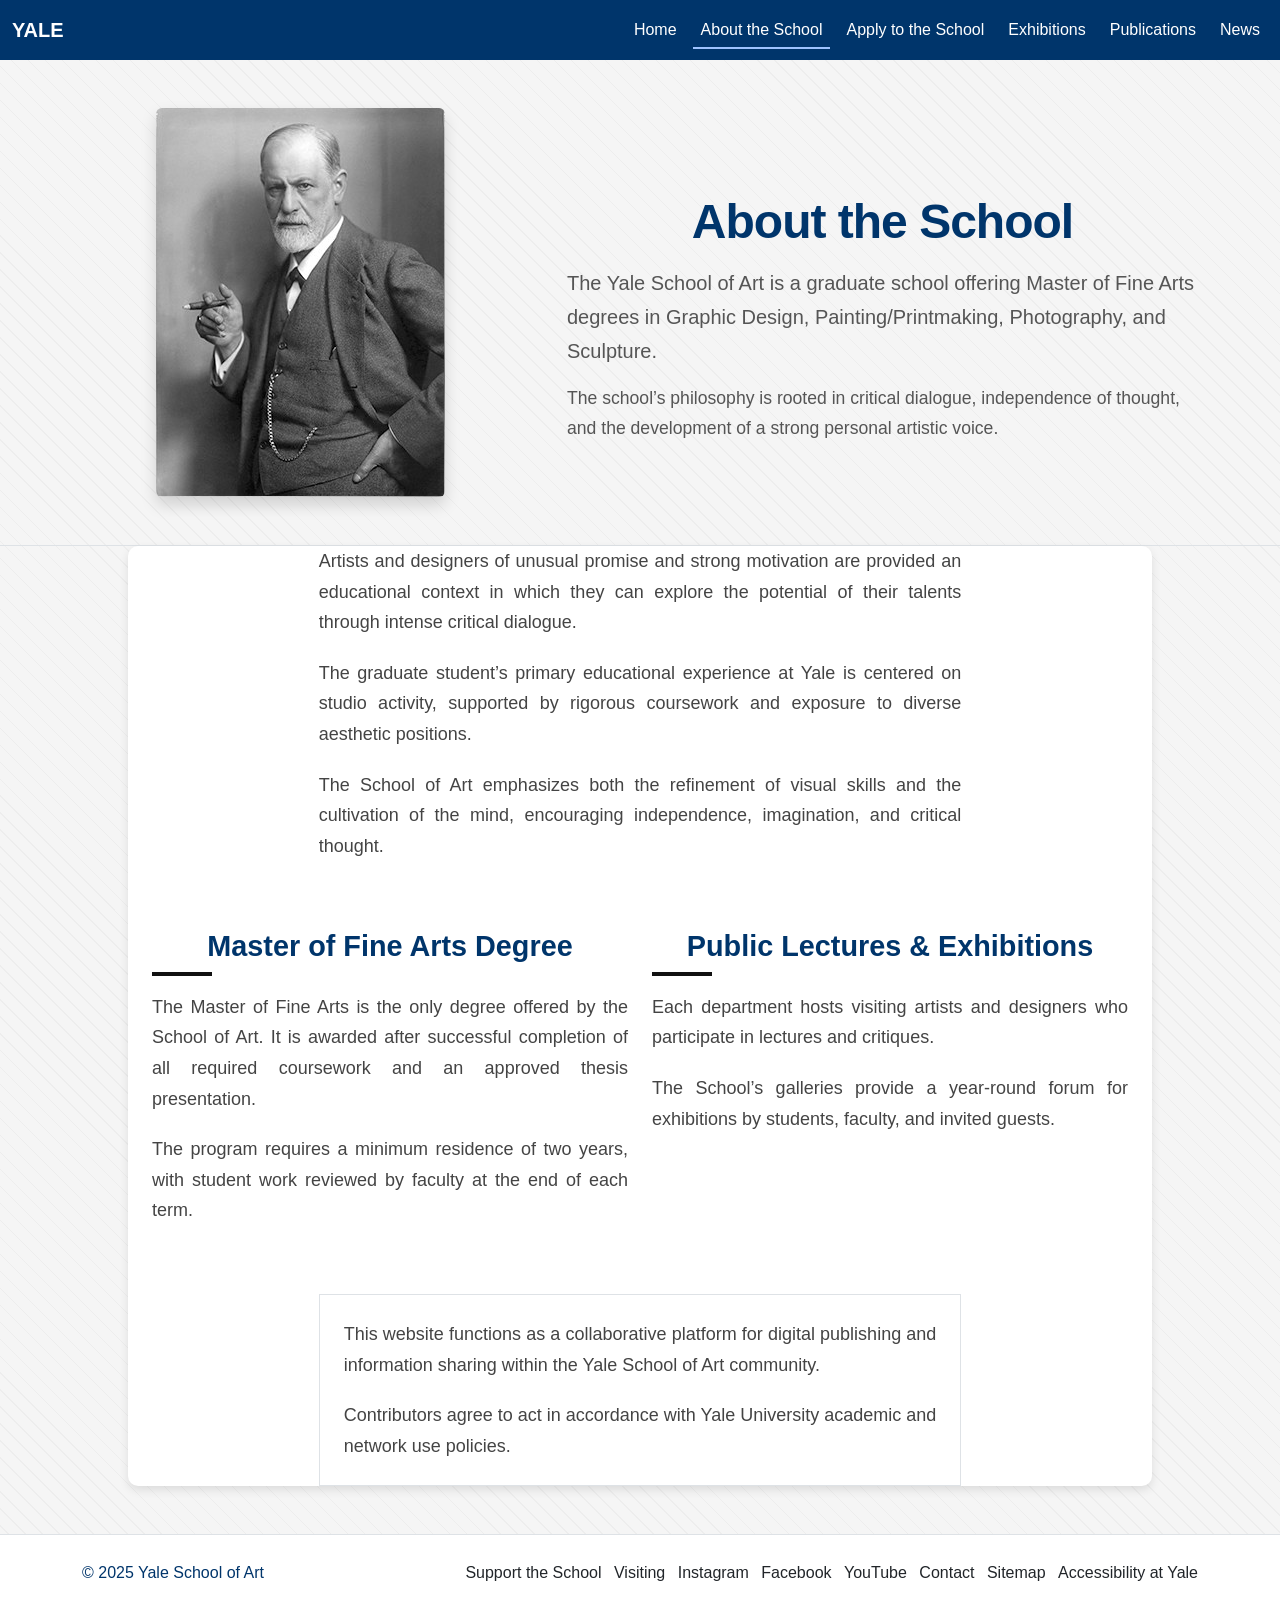
<file: aboutschool.html>
<!DOCTYPE html>
<html lang="en">

<head>
    <meta charset="UTF-8">
    <meta name="viewport" content="width=device-width, initial-scale=1.0">
    <title>About - Yale School of Art</title>
    <link href="https://cdn.jsdelivr.net/npm/bootstrap@5.3.8/dist/css/bootstrap.min.css" rel="stylesheet">
    <link rel="stylesheet" href="style.css">
    <link rel="stylesheet" href="style-about.css">
</head>

<body>

    <nav class="navbar navbar-expand-lg navbar-yale">
        <div class="container-fluid">
            <a class="navbar-brand" href="#">YALE</a>

            <button class="navbar-toggler" type="button" data-bs-toggle="collapse" data-bs-target="#yaleNavbar">
                <span class="navbar-toggler-icon"></span>
            </button>

            <div class="collapse navbar-collapse" id="yaleNavbar">
                <ul class="navbar-nav ms-auto mb-2 mb-lg-0 gap-2">
                    <li class="nav-item">
                        <a class="nav-link btn nav-btn" href="home.html">
                            Home
                        </a>
                    </li>

                    <li class="nav-item">
                        <a class="nav-link btn nav-btn active" aria-current="page" href="aboutschool.html">
                            About the School
                        </a>
                    </li>

                    <li class="nav-item">
                        <a class="nav-link btn nav-btn" href="applytoschool.html">
                            Apply to the School
                        </a>
                    </li>

                    <li class="nav-item">
                        <a class="nav-link btn nav-btn" href="exhibitions.html">
                            Exhibitions
                        </a>
                    </li>

                    <li class="nav-item">
                        <a class="nav-link btn nav-btn" href="publications.html">
                            Publications
                        </a>
                    </li>

                    <li class="nav-item">
                        <a class="nav-link btn nav-btn" href="news.html">
                            News
                        </a>
                    </li>
                </ul>

            </div>
        </div>
    </nav>
    <header class="py-5 border-bottom">
        <div class="container">
            <div class="row align-items-center g-5">

                <div class="col-md-5 text-center">
                    <img src="forrás_anyag/forrás_kép/fontosember_aboutschool.png"
                        alt="Important historical figure related to the school" class="img-fluid rounded shadow">
                </div>

                <div class="col-md-7">
                    <h1 class="display-5 fw-bold mb-3">About the School</h1>
                    <p class="lead">
                        The Yale School of Art is a graduate school offering Master of Fine Arts degrees in
                        Graphic Design, Painting/Printmaking, Photography, and Sculpture.
                    </p>
                    <p>
                        The school’s philosophy is rooted in critical dialogue, independence of thought,
                        and the development of a strong personal artistic voice.
                    </p>
                </div>

            </div>
        </div>
    </header>


    <main class="container mb-5">

        <section class="row justify-content-center mb-5">
            <div class="col-lg-8">
                <p>
                    Artists and designers of unusual promise and strong motivation are provided an educational
                    context in which they can explore the potential of their talents through intense critical dialogue.
                </p>
                <p>
                    The graduate student’s primary educational experience at Yale is centered on studio activity,
                    supported by rigorous coursework and exposure to diverse aesthetic positions.
                </p>
                <p>
                    The School of Art emphasizes both the refinement of visual skills and the cultivation of the mind,
                    encouraging independence, imagination, and critical thought.
                </p>
            </div>
        </section>

        <section class="row g-4 mb-5">
            <div class="col-md-6">
                <h2 class="h4 fw-bold mb-3">Master of Fine Arts Degree</h2>
                <p>
                    The Master of Fine Arts is the only degree offered by the School of Art. It is awarded after
                    successful completion of all required coursework and an approved thesis presentation.
                </p>
                <p>
                    The program requires a minimum residence of two years, with student work reviewed by faculty
                    at the end of each term.
                </p>
            </div>

            <div class="col-md-6">
                <h2 class="h4 fw-bold mb-3">Public Lectures & Exhibitions</h2>
                <p>
                    Each department hosts visiting artists and designers who participate in lectures and critiques.
                </p>
                <p>
                    The School’s galleries provide a year-round forum for exhibitions by students, faculty, and
                    invited guests.
                </p>
            </div>
        </section>

        <section class="row justify-content-center">
            <div class="col-lg-8">
                <div class="p-4 border">
                    <p>
                        This website functions as a collaborative platform for digital publishing and information
                        sharing within the Yale School of Art community.
                    </p>
                    <p class="mb-0">
                        Contributors agree to act in accordance with Yale University academic and network use policies.
                    </p>
                </div>
            </div>
        </section>

    </main>

    <footer class="border-top py-4 mt-5">
        <div class="container">
            <div class="row align-items-center">

                <div class="col-md-4 mb-3 mb-md-0">
                    © 2025 Yale School of Art
                </div>

                <div class="col-md-8 text-md-end">
                    <ul class="list-inline mb-0">
                        <li class="list-inline-item">
                            <a href="https://www.art.yale.edu/about/support-the-school" target="_blank"
                                rel="noopener noreferrer" class="text-decoration-none text-dark">
                                Support the School
                            </a>
                        </li>
                        <li class="list-inline-item">
                            <a href="https://www.art.yale.edu/about/visiting" target="_blank" rel="noopener noreferrer"
                                class="text-decoration-none text-dark">
                                Visiting
                            </a>
                        </li>
                        <li class="list-inline-item">
                            <a href="https://www.instagram.com/yaleschoolofart/" target="_blank"
                                rel="noopener noreferrer" class="text-decoration-none text-dark">
                                Instagram
                            </a>
                        </li>
                        <li class="list-inline-item">
                            <a href="https://www.facebook.com/YaleSchoolofArt/" target="_blank"
                                rel="noopener noreferrer" class="text-decoration-none text-dark">
                                Facebook
                            </a>
                        </li>
                        <li class="list-inline-item">
                            <a href="http://yaleart.org/youtube" target="_blank" rel="noopener noreferrer"
                                class="text-decoration-none text-dark">
                                YouTube
                            </a>
                        </li>
                        <li class="list-inline-item">
                            <a href="https://www.art.yale.edu/about/contact" target="_blank" rel="noopener noreferrer"
                                class="text-decoration-none text-dark">
                                Contact
                            </a>
                        </li>
                        <li class="list-inline-item">
                            <a href="https://www.art.yale.edu/sitemap" target="_blank" rel="noopener noreferrer"
                                class="text-decoration-none text-dark">
                                Sitemap
                            </a>
                        </li>
                        <li class="list-inline-item">
                            <a href="https://your.yale.edu/policies-procedures/policies/1605-web-accessibility-policy"
                                target="_blank" rel="noopener noreferrer" class="text-decoration-none text-dark">
                                Accessibility at Yale
                            </a>
                        </li>

                    </ul>
                </div>

            </div>
        </div>
    </footer>


    <script src="https://cdn.jsdelivr.net/npm/bootstrap@5.3.8/dist/js/bootstrap.bundle.min.js"></script>
</body>

</html>
</file>
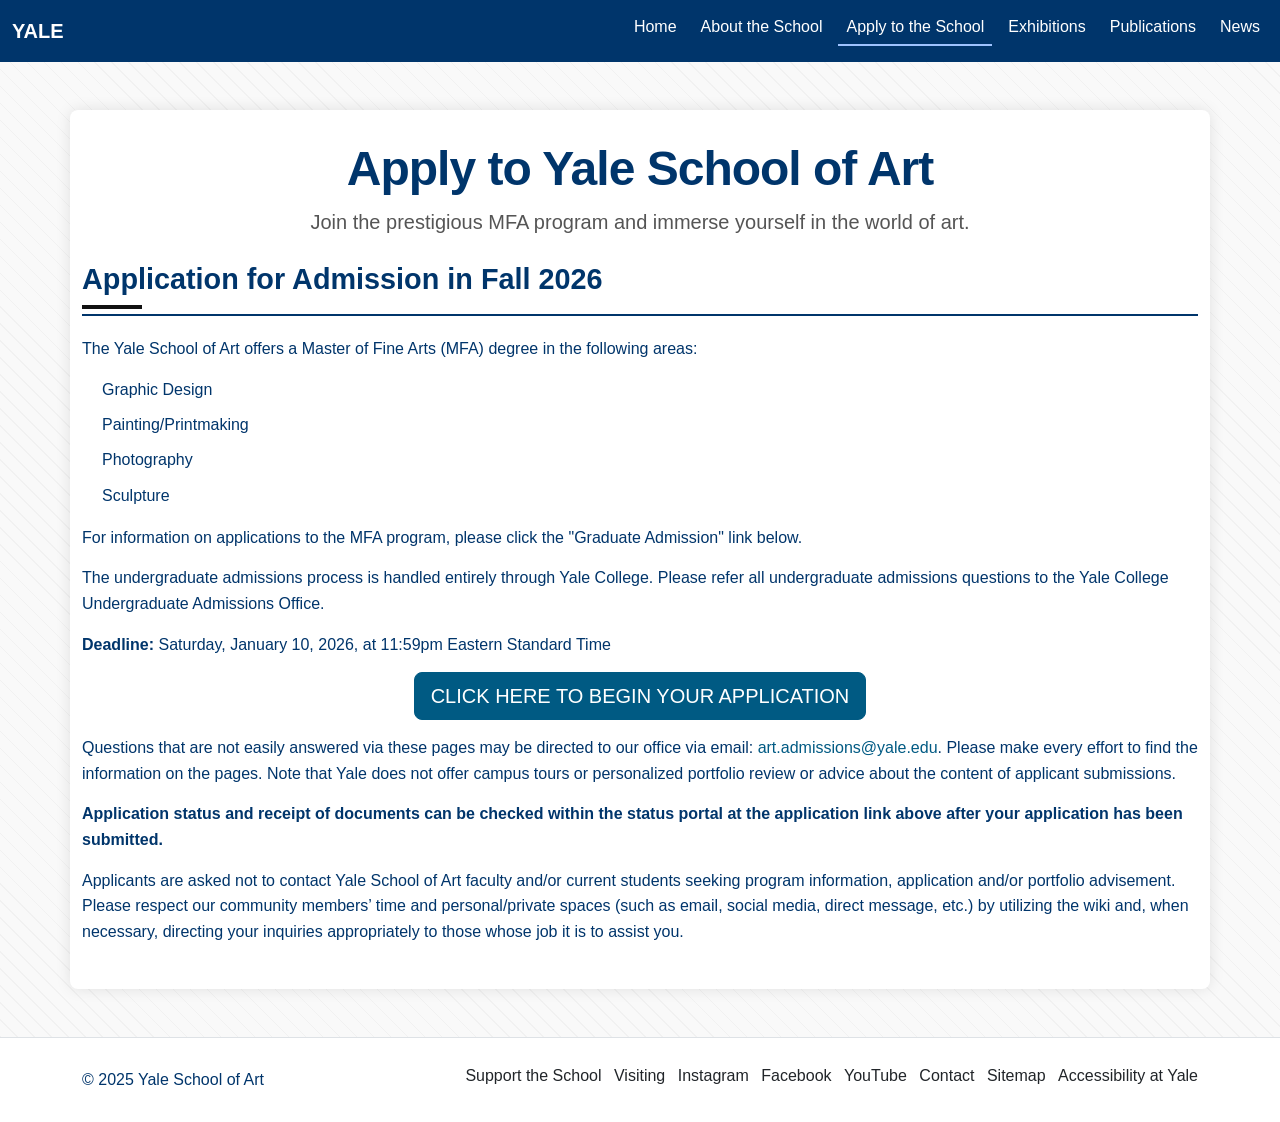
<file: applytoschool.html>
<!DOCTYPE html>
<html lang="en">

<head>
    <meta charset="UTF-8">
    <meta name="viewport" content="width=device-width, initial-scale=1.0">
    <title>Apply to the School</title>
    <link rel="stylesheet" href="https://cdn.jsdelivr.net/npm/bootstrap@5.3.8/dist/css/bootstrap.min.css">
    <link rel="stylesheet" href="style.css">
    <link rel="stylesheet" href="style-apply.css">
</head>

<body>

    <!-- NAVBAR -->
    <nav class="navbar navbar-expand-lg navbar-yale">
        <div class="container-fluid">
            <a class="navbar-brand" href="home.html">YALE</a>
            <button class="navbar-toggler" type="button" data-bs-toggle="collapse" data-bs-target="#yaleNavbar">
                <span class="navbar-toggler-icon"></span>
            </button>
            <div class="collapse navbar-collapse" id="yaleNavbar">
                <ul class="navbar-nav ms-auto gap-2">
                    <li class="nav-item"><a class="nav-link btn nav-btn" href="home.html">Home</a></li>
                    <li class="nav-item"><a class="nav-link btn nav-btn" href="aboutschool.html">About the School</a></li>
                    <li class="nav-item"><a class="nav-link btn nav-btn active" href="applytoschool.html">Apply to the School</a></li>
                    <li class="nav-item"><a class="nav-link btn nav-btn" href="exhibitions.html">Exhibitions</a></li>
                    <li class="nav-item"><a class="nav-link btn nav-btn" href="publications.html">Publications</a></li>
                    <li class="nav-item"><a class="nav-link btn nav-btn" href="news.html">News</a></li>
                </ul>
            </div>
        </div>
    </nav>

    <!-- MAIN CONTENT -->
    <main class="container my-5">
        <header class="text-center mb-4">
            <h1>Apply to Yale School of Art</h1>
            <p class="lead">Join the prestigious MFA program and immerse yourself in the world of art.</p>
        </header>

        <!-- Application Details -->
        <section class="application-info">
            <h2 class="section-title">Application for Admission in Fall 2026</h2>
            <p>The Yale School of Art offers a Master of Fine Arts (MFA) degree in the following areas:</p>
            <ul>
                <li>Graphic Design</li>
                <li>Painting/Printmaking</li>
                <li>Photography</li>
                <li>Sculpture</li>
            </ul>
            <p>For information on applications to the MFA program, please click the "Graduate Admission" link below.</p>

            <p>The undergraduate admissions process is handled entirely through Yale College. Please refer all undergraduate admissions questions to the Yale College Undergraduate Admissions Office.</p>
            
            <p><strong>Deadline:</strong> Saturday, January 10, 2026, at 11:59pm Eastern Standard Time</p>

            <!-- Application Button -->
            <div class="text-center">
                <a href="https://apply.art.yale.edu/apply/" target="_blank" class="btn btn-primary btn-lg">CLICK HERE TO BEGIN YOUR APPLICATION</a>
            </div>

            <p>Questions that are not easily answered via these pages may be directed to our office via email: <a href="mailto:art.admissions@yale.edu">art.admissions@yale.edu</a>. Please make every effort to find the information on the pages. Note that Yale does not offer campus tours or personalized portfolio review or advice about the content of applicant submissions.</p>

            <p><strong>Application status and receipt of documents can be checked within the status portal at the application link above after your application has been submitted.</strong></p>
            <p>Applicants are asked not to contact Yale School of Art faculty and/or current students seeking program information, application and/or portfolio advisement. Please respect our community members’ time and personal/private spaces (such as email, social media, direct message, etc.) by utilizing the wiki and, when necessary, directing your inquiries appropriately to those whose job it is to assist you.</p>

        
        </section>
    </main>

    <!-- FOOTER -->
    <footer class="border-top py-4 mt-5">
        <div class="container">
            <div class="row align-items-center">

                <div class="col-md-4 mb-3 mb-md-0">
                    © 2025 Yale School of Art
                </div>

                <div class="col-md-8 text-md-end">
                    <ul class="list-inline mb-0">
                        <li class="list-inline-item">
                            <a href="https://www.art.yale.edu/about/support-the-school" target="_blank"
                                rel="noopener noreferrer" class="text-decoration-none text-dark">
                                Support the School
                            </a>
                        </li>
                        <li class="list-inline-item">
                            <a href="https://www.art.yale.edu/about/visiting" target="_blank" rel="noopener noreferrer"
                                class="text-decoration-none text-dark">
                                Visiting
                            </a>
                        </li>
                        <li class="list-inline-item">
                            <a href="https://www.instagram.com/yaleschoolofart/" target="_blank"
                                rel="noopener noreferrer" class="text-decoration-none text-dark">
                                Instagram
                            </a>
                        </li>
                        <li class="list-inline-item">
                            <a href="https://www.facebook.com/YaleSchoolofArt/" target="_blank"
                                rel="noopener noreferrer" class="text-decoration-none text-dark">
                                Facebook
                            </a>
                        </li>
                        <li class="list-inline-item">
                            <a href="http://yaleart.org/youtube" target="_blank" rel="noopener noreferrer"
                                class="text-decoration-none text-dark">
                                YouTube
                            </a>
                        </li>
                        <li class="list-inline-item">
                            <a href="https://www.art.yale.edu/about/contact" target="_blank" rel="noopener noreferrer"
                                class="text-decoration-none text-dark">
                                Contact
                            </a>
                        </li>
                        <li class="list-inline-item">
                            <a href="https://www.art.yale.edu/sitemap" target="_blank" rel="noopener noreferrer"
                                class="text-decoration-none text-dark">
                                Sitemap
                            </a>
                        </li>
                        <li class="list-inline-item">
                            <a href="https://your.yale.edu/policies-procedures/policies/1605-web-accessibility-policy"
                                target="_blank" rel="noopener noreferrer" class="text-decoration-none text-dark">
                                Accessibility at Yale
                            </a>
                        </li>

                    </ul>
                </div>

            </div>
        </div>
    </footer>
</file>
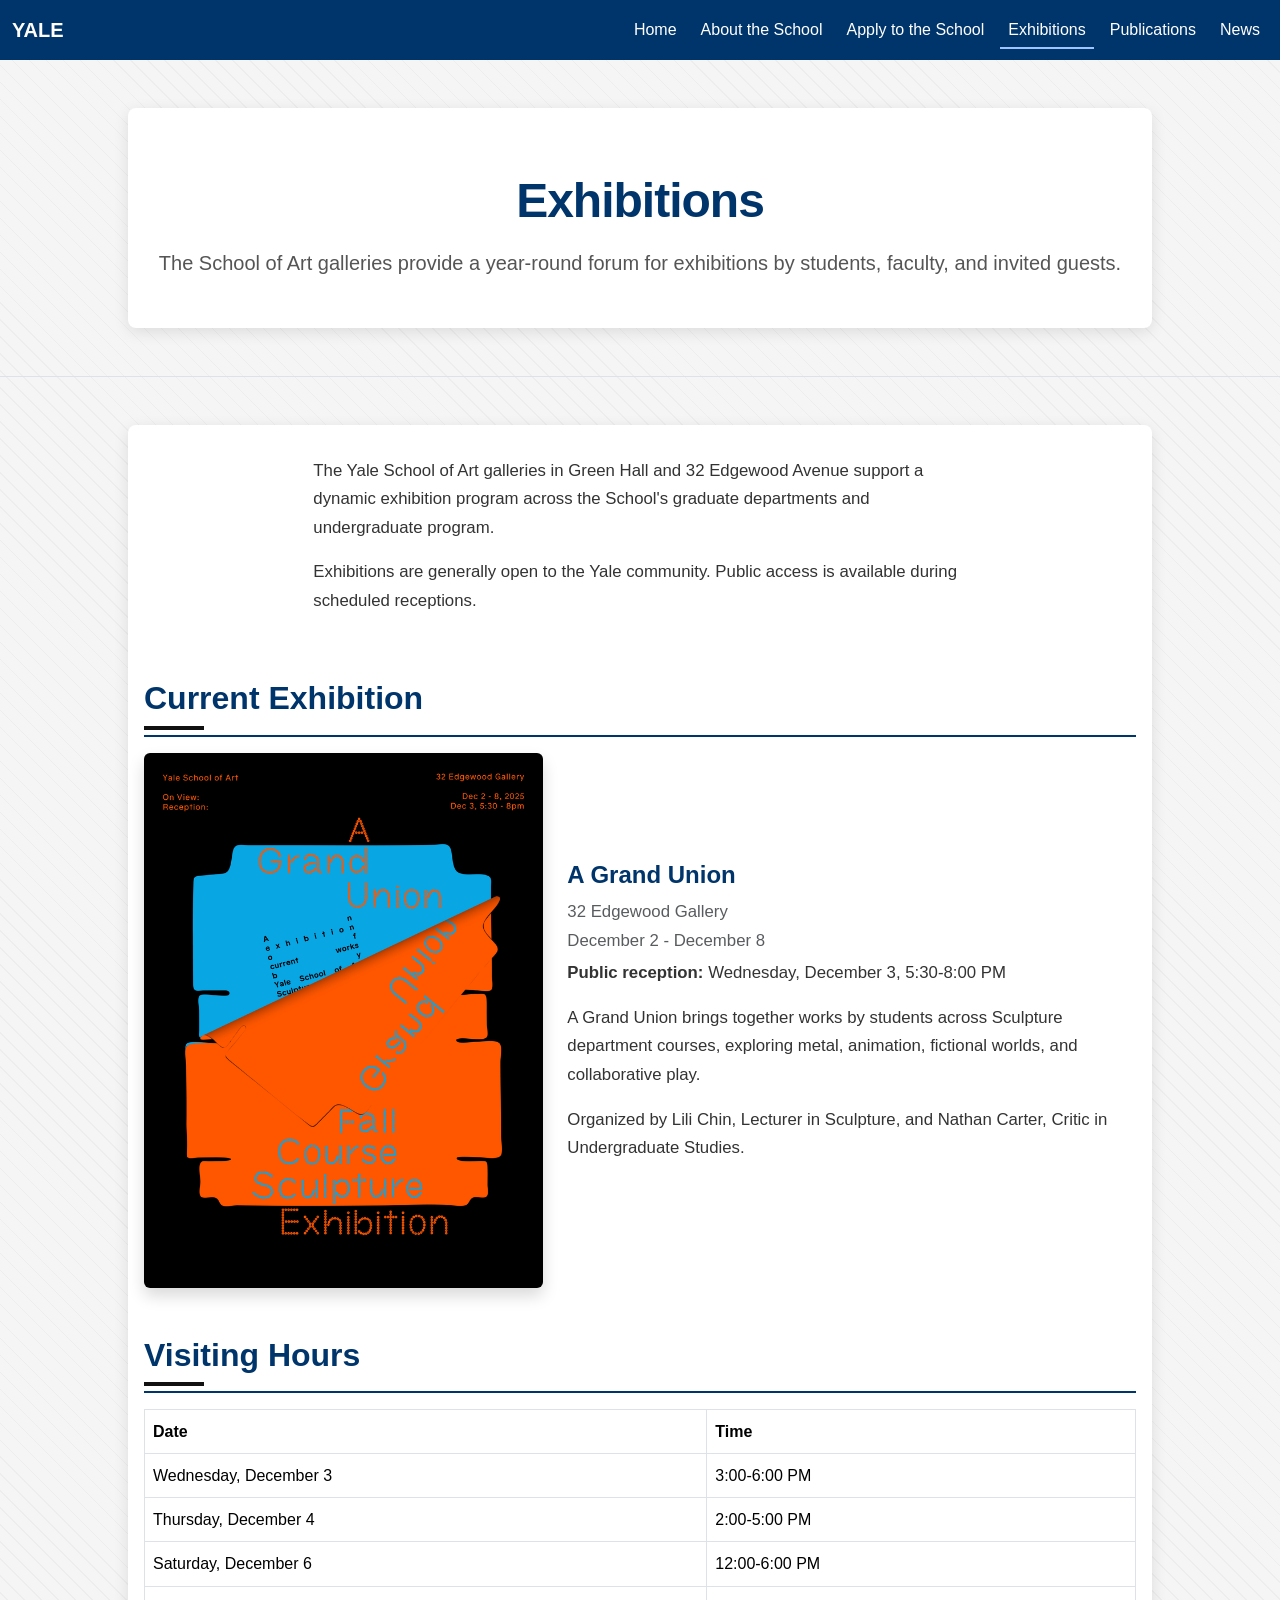
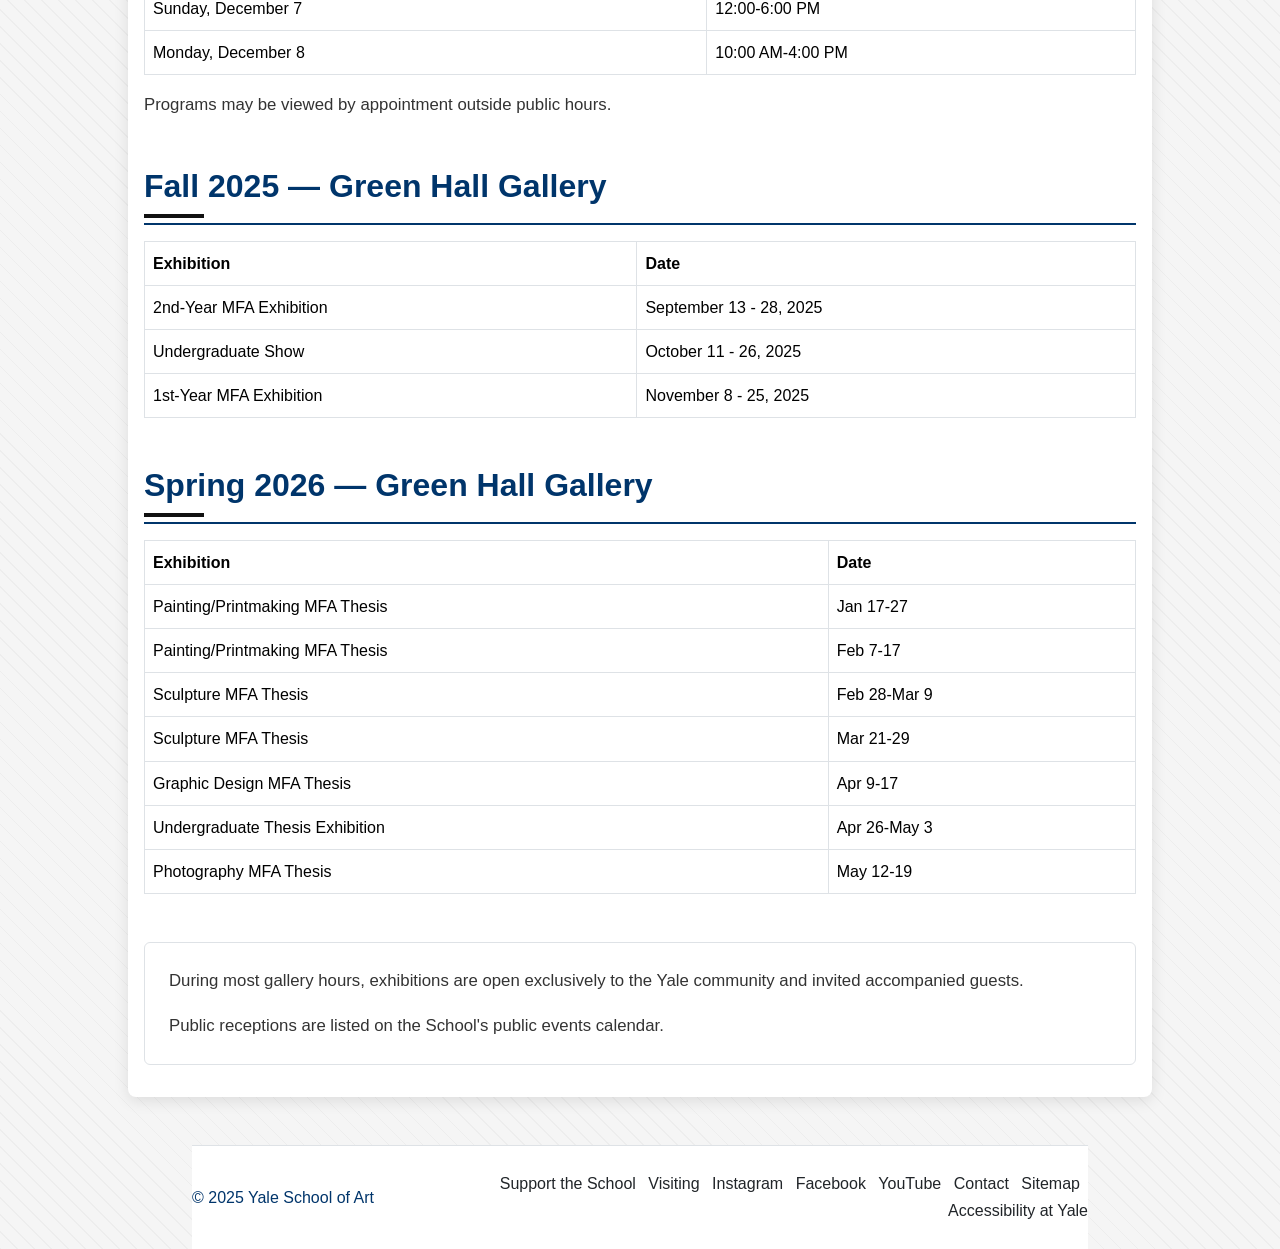
<file: exhibitions.html>
<!DOCTYPE html>
<html lang="en">

<head>
    <meta charset="UTF-8" />
    <meta name="viewport" content="width=device-width, initial-scale=1" />
    <title>Exhibitions - Yale School of Art</title>
    <link href="https://cdn.jsdelivr.net/npm/bootstrap@5.3.8/dist/css/bootstrap.min.css" rel="stylesheet" />
    <link rel="stylesheet" href="style.css">
    <link rel="stylesheet" href="style-exhib.css">

</head>

<body>
    <nav class="navbar navbar-expand-lg navbar-yale">
        <div class="container-fluid">
            <a class="navbar-brand" href="#">YALE</a>

            <button class="navbar-toggler" type="button" data-bs-toggle="collapse" data-bs-target="#yaleNavbar">
                <span class="navbar-toggler-icon"></span>
            </button>

            <div class="collapse navbar-collapse" id="yaleNavbar">
                <ul class="navbar-nav ms-auto mb-2 mb-lg-0 gap-2">
                    <li class="nav-item">
                        <a class="nav-link btn nav-btn" href="home.html">
                            Home
                        </a>
                    </li>

                    <li class="nav-item">
                        <a class="nav-link btn nav-btn" href="aboutschool.html">
                            About the School
                        </a>
                    </li>

                    <li class="nav-item">
                        <a class="nav-link btn nav-btn" href="applytoschool.html">
                            Apply to the School
                        </a>
                    </li>

                    <li class="nav-item">
                        <a class="nav-link btn nav-btn active" aria-current="page" href="exhibitions.html">
                            Exhibitions
                        </a>
                    </li>

                    <li class="nav-item">
                        <a class="nav-link btn nav-btn" href="publications.html">
                            Publications
                        </a>
                    </li>

                    <li class="nav-item">
                        <a class="nav-link btn nav-btn" href="news.html">
                            News
                        </a>
                    </li>
                </ul>

            </div>
        </div>
    </nav>

    <header class="py-5 border-bottom text-center">
        <div class="container">
            <h1 class="display-5 fw-bold">Exhibitions</h1>
            <p class="lead mt-3">
                The School of Art galleries provide a year-round forum for exhibitions by students, faculty, and invited
                guests.
            </p>
        </div>
    </header>

    <main class="container my-5">
    <section class="row justify-content-center mb-5">
        <div class="col-lg-8">
            <p>
                The Yale School of Art galleries in Green Hall and 32 Edgewood Avenue support a dynamic exhibition
                program across the School's graduate departments and undergraduate program.
            </p>
            <p>
                Exhibitions are generally open to the Yale community. Public access is available during scheduled
                receptions.
            </p>
        </div>
    </section>

    <section class="mb-5">
        <h2>Current Exhibition</h2>
        <div class="row g-4 align-items-center">
            <div class="col-md-5">
                <img src="forrás_anyag/forrás_kép/kep_exhib.png" alt="A Grand Union Exhibition Poster"
                    class="img-fluid rounded shadow" />
            </div>
            <div class="col-md-7">
                <h3 class="h4 fw-bold">A Grand Union</h3>
                <p class="text-muted mb-1">32 Edgewood Gallery<br />December 2 - December 8</p>
                <p><strong>Public reception:</strong> Wednesday, December 3, 5:30-8:00 PM</p>
                <p>
                    A Grand Union brings together works by students across Sculpture department courses, exploring
                    metal, animation, fictional worlds, and collaborative play.
                </p>
                <p>
                    Organized by Lili Chin, Lecturer in Sculpture, and Nathan Carter, Critic in Undergraduate
                    Studies.
                </p>
            </div>
        </div>
    </section>

    <section class="mb-5">
        <h2>Visiting Hours</h2>
        <table class="table table-bordered">
            <thead>
                <tr>
                    <th>Date</th>
                    <th>Time</th>
                </tr>
            </thead>
            <tbody>
                <tr>
                    <td>Wednesday, December 3</td>
                    <td>3:00-6:00 PM</td>
                </tr>
                <tr>
                    <td>Thursday, December 4</td>
                    <td>2:00-5:00 PM</td>
                </tr>
                <tr>
                    <td>Saturday, December 6</td>
                    <td>12:00-6:00 PM</td>
                </tr>
                <tr>
                    <td>Sunday, December 7</td>
                    <td>12:00-6:00 PM</td>
                </tr>
                <tr>
                    <td>Monday, December 8</td>
                    <td>10:00 AM-4:00 PM</td>
                </tr>
            </tbody>
        </table>
        <p class="mt-2">Programs may be viewed by appointment outside public hours.</p>
    </section>

    <section class="mb-5">
        <h2>Fall 2025 — Green Hall Gallery</h2>
        <table class="table table-bordered">
            <thead>
                <tr>
                    <th>Exhibition</th>
                    <th>Date</th>
                </tr>
            </thead>
            <tbody>
                <tr>
                    <td>2nd-Year MFA Exhibition</td>
                    <td>September 13 - 28, 2025</td>
                </tr>
                <tr>
                    <td>Undergraduate Show</td>
                    <td>October 11 - 26, 2025</td>
                </tr>
                <tr>
                    <td>1st-Year MFA Exhibition</td>
                    <td>November 8 - 25, 2025</td>
                </tr>
            </tbody>
        </table>
    </section>

    <section class="mb-5">
        <h2>Spring 2026 — Green Hall Gallery</h2>
        <table class="table table-bordered">
            <thead>
                <tr>
                    <th>Exhibition</th>
                    <th>Date</th>
                </tr>
            </thead>
            <tbody>
                <tr>
                    <td>Painting/Printmaking MFA Thesis</td>
                    <td>Jan 17-27</td>
                </tr>
                <tr>
                    <td>Painting/Printmaking MFA Thesis</td>
                    <td>Feb 7-17</td>
                </tr>
                <tr>
                    <td>Sculpture MFA Thesis</td>
                    <td>Feb 28-Mar 9</td>
                </tr>
                <tr>
                    <td>Sculpture MFA Thesis</td>
                    <td>Mar 21-29</td>
                </tr>
                <tr>
                    <td>Graphic Design MFA Thesis</td>
                    <td>Apr 9-17</td>
                </tr>
                <tr>
                    <td>Undergraduate Thesis Exhibition</td>
                    <td>Apr 26-May 3</td>
                </tr>
                <tr>
                    <td>Photography MFA Thesis</td>
                    <td>May 12-19</td>
                </tr>
            </tbody>
        </table>
    </section>

    <section class="p-4 border bg-white rounded">
        <p>
            During most gallery hours, exhibitions are open exclusively to the Yale community and invited
            accompanied guests.
        </p>
        <p class="mb-0">Public receptions are listed on the School's public events calendar.</p>
    </section>
</main>


    <footer class="border-top py-4 mt-5">
        <div class="row align-items-center">

            <div class="col-md-4 mb-3 mb-md-0">
                © 2025 Yale School of Art
            </div>

            <div class="col-md-8 text-md-end">
                <ul class="list-inline mb-0">
                    <li class="list-inline-item">
                        <a href="https://www.art.yale.edu/about/support-the-school" target="_blank"
                            rel="noopener noreferrer" class="text-decoration-none text-dark">
                            Support the School
                        </a>
                    </li>
                    <li class="list-inline-item">
                        <a href="https://www.art.yale.edu/about/visiting" target="_blank" rel="noopener noreferrer"
                            class="text-decoration-none text-dark">
                            Visiting
                        </a>
                    </li>
                    <li class="list-inline-item">
                        <a href="https://www.instagram.com/yaleschoolofart/" target="_blank" rel="noopener noreferrer"
                            class="text-decoration-none text-dark">
                            Instagram
                        </a>
                    </li>
                    <li class="list-inline-item">
                        <a href="https://www.facebook.com/YaleSchoolofArt/" target="_blank" rel="noopener noreferrer"
                            class="text-decoration-none text-dark">
                            Facebook
                        </a>
                    </li>
                    <li class="list-inline-item">
                        <a href="http://yaleart.org/youtube" target="_blank" rel="noopener noreferrer"
                            class="text-decoration-none text-dark">
                            YouTube
                        </a>
                    </li>
                    <li class="list-inline-item">
                        <a href="https://www.art.yale.edu/about/contact" target="_blank" rel="noopener noreferrer"
                            class="text-decoration-none text-dark">
                            Contact
                        </a>
                    </li>
                    <li class="list-inline-item">
                        <a href="https://www.art.yale.edu/sitemap" target="_blank" rel="noopener noreferrer"
                            class="text-decoration-none text-dark">
                            Sitemap
                        </a>
                    </li>
                    <li class="list-inline-item">
                        <a href="https://your.yale.edu/policies-procedures/policies/1605-web-accessibility-policy"
                            target="_blank" rel="noopener noreferrer" class="text-decoration-none text-dark">
                            Accessibility at Yale
                        </a>
                    </li>

                </ul>
            </div>

        </div>
    </footer>

    <script src="https://cdn.jsdelivr.net/npm/bootstrap@5.3.8/dist/js/bootstrap.bundle.min.js"></script>
</body>

</html>
</file>
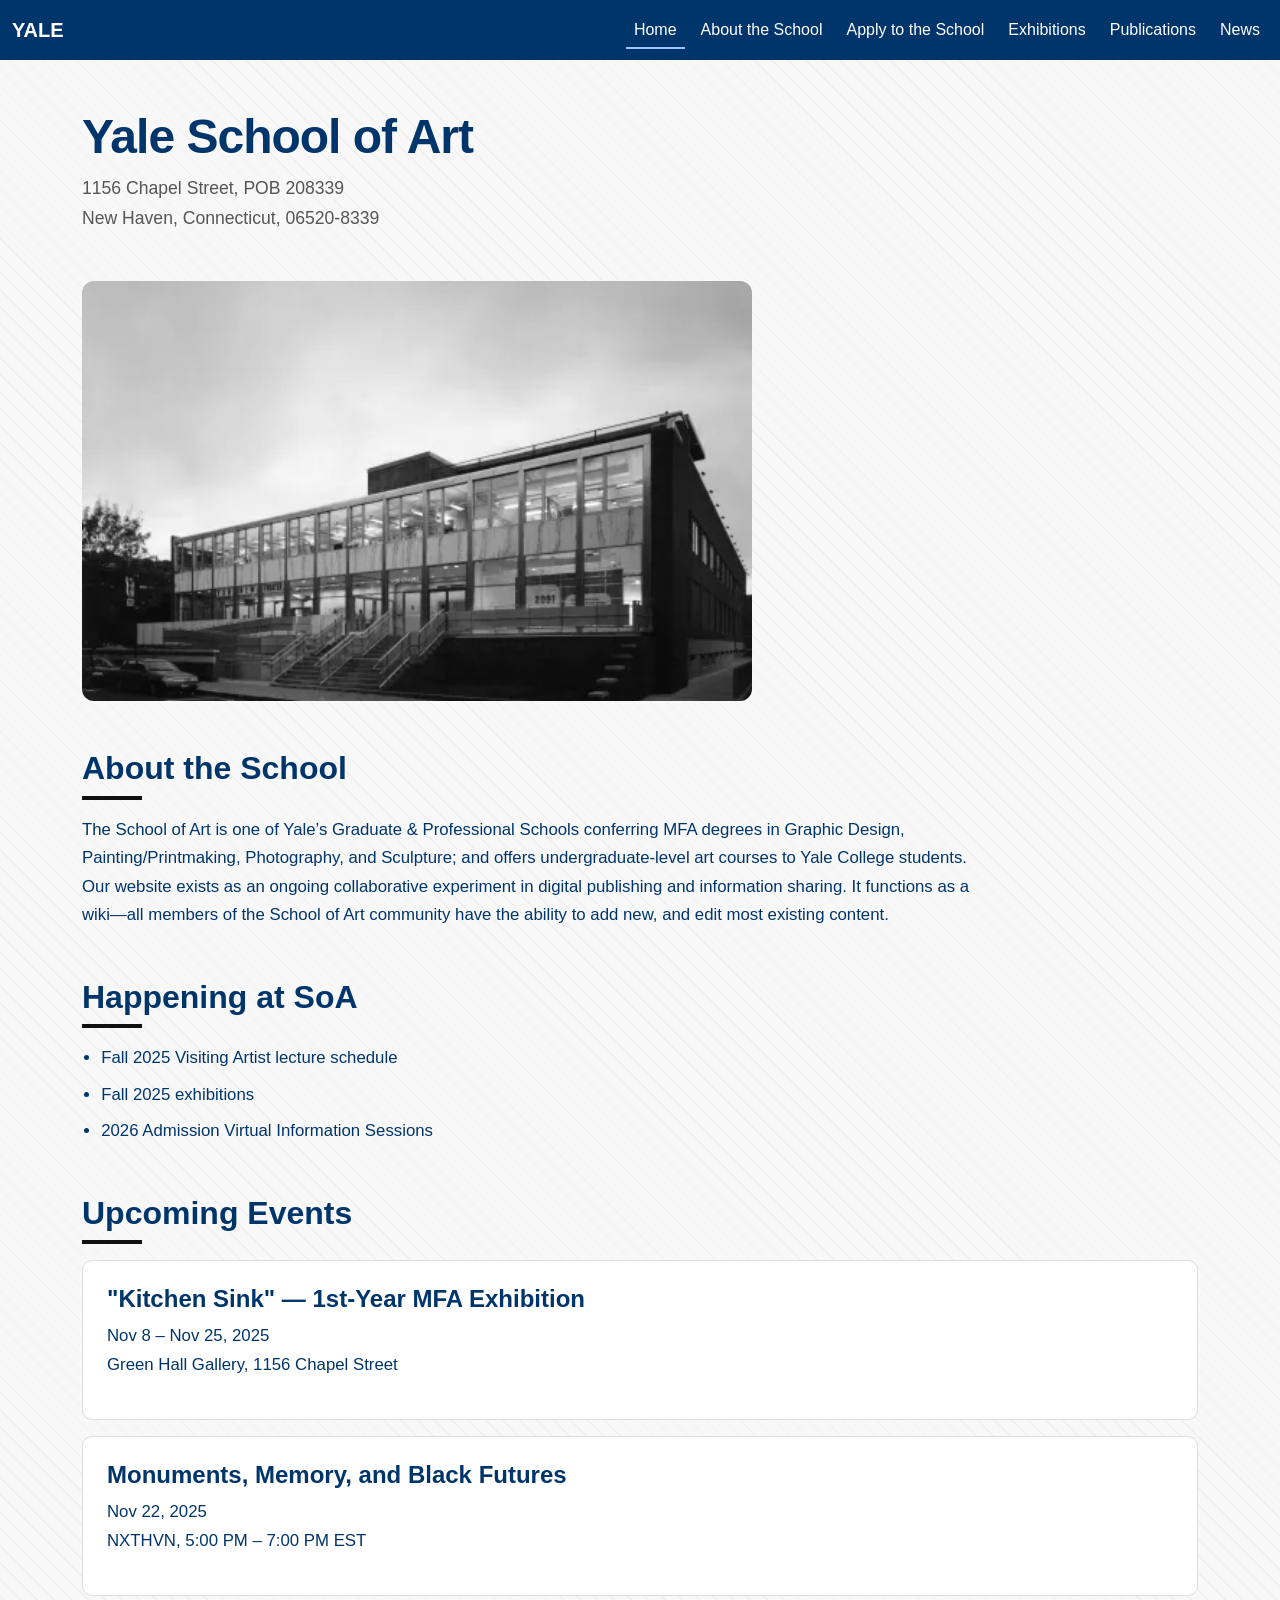
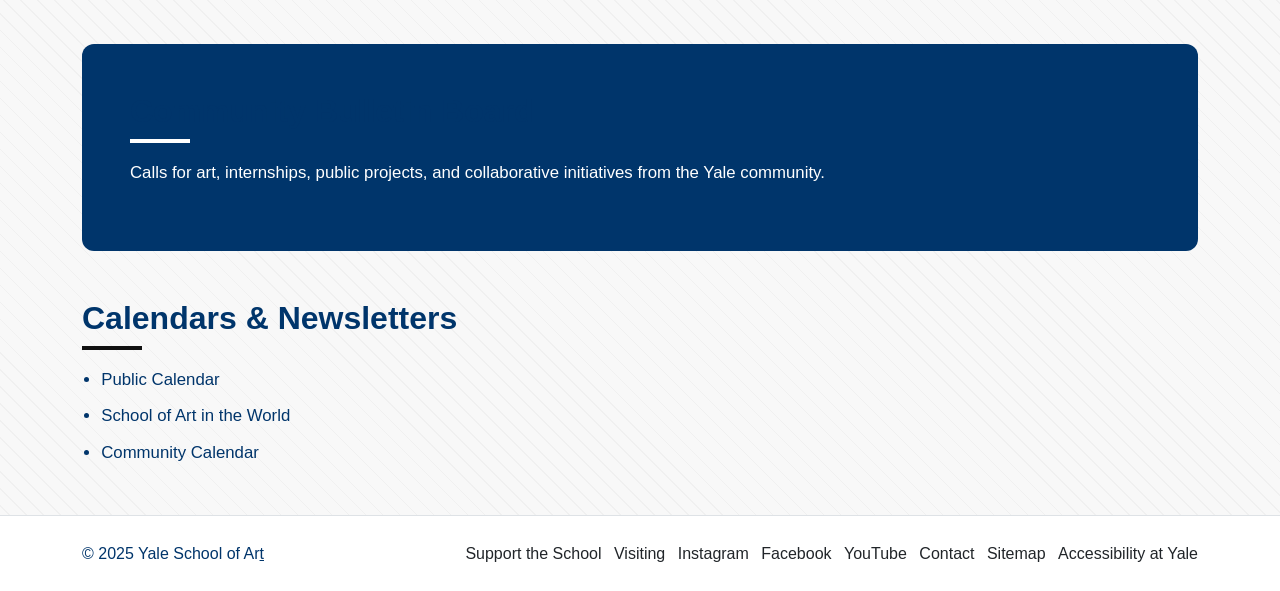
<file: home.html>
<!DOCTYPE html>
<html lang="en">

<head>
    <meta charset="UTF-8">
    <meta name="viewport" content="width=device-width, initial-scale=1.0">

    <title>Yale School of Art</title>

    <link rel="shortcut icon" href="forrás anyag/forrás kép/yale_logo.png" type="image/x-icon">
    <link rel="stylesheet" href="https://cdn.jsdelivr.net/npm/bootstrap@5.3.8/dist/css/bootstrap.min.css">
    <link rel="stylesheet" href="style.css">
    <link rel="stylesheet" href="style-home.css">
</head>

<body>

    <!-- NAVBAR -->
    <nav class="navbar navbar-expand-lg navbar-yale">
        <div class="container-fluid">
            <a class="navbar-brand" href="home.html">YALE</a>

            <button class="navbar-toggler" type="button" data-bs-toggle="collapse"
                data-bs-target="#yaleNavbar">
                <span class="navbar-toggler-icon"></span>
            </button>

            <div class="collapse navbar-collapse" id="yaleNavbar">
                <ul class="navbar-nav ms-auto gap-2">
                    <li class="nav-item"><a class="nav-link btn nav-btn active" href="home.html">Home</a></li>
                    <li class="nav-item"><a class="nav-link btn nav-btn" href="aboutschool.html">About the School</a></li>
                    <li class="nav-item"><a class="nav-link btn nav-btn" href="applytoschool.html">Apply to the School</a></li>
                    <li class="nav-item"><a class="nav-link btn nav-btn" href="exhibitions.html">Exhibitions</a></li>
                    <li class="nav-item"><a class="nav-link btn nav-btn" href="publications.html">Publications</a></li>
                    <li class="nav-item"><a class="nav-link btn nav-btn" href="news.html">News</a></li>
                </ul>
            </div>
        </div>
    </nav>

    <!-- HEADER -->
    <header class="container my-5">
        <h1>Yale School of Art</h1>
        <p>
            1156 Chapel Street, POB 208339<br>
            New Haven, Connecticut, 06520-8339
        </p>
    </header>

    <!-- MAIN CONTENT -->
    <main class="container">
      <div class="hero-image mb-5">
        <img src="forrás_anyag/forrás_kép/yale_building.png" alt="Yale building">
      </div>

        <!-- ABOUT -->
        <section class="mb-5">
            <h2>About the School</h2>
            <p>
              The School of Art is one of Yale’s Graduate & Professional Schools conferring MFA degrees in Graphic Design, Painting/Printmaking, Photography, and Sculpture; and offers undergraduate-level art courses to Yale College students. Our website exists as an ongoing collaborative experiment in digital publishing and information sharing. It functions as a wiki—all members of the School of Art community have the ability to add new, and edit most existing content.
            </p>
        </section>

        <!-- HAPPENING AT SOA -->
        <section class="mb-5">
            <h2>Happening at SoA</h2>
            <ul>
                <li>Fall 2025 Visiting Artist lecture schedule</li>
                <li>Fall 2025 exhibitions</li>
                <li>2026 Admission Virtual Information Sessions</li>
            </ul>
        </section>

        <!-- EVENTS -->
        <section class="mb-5">
            <h2>Upcoming Events</h2>

            <article class="mb-3">
                <h4>"Kitchen Sink" — 1st-Year MFA Exhibition</h4>
                <p>
                    Nov 8 – Nov 25, 2025<br>
                    Green Hall Gallery, 1156 Chapel Street
                </p>
            </article>

            <article class="mb-3">
                <h4>Monuments, Memory, and Black Futures</h4>
                <p>
                    Nov 22, 2025<br>
                    NXTHVN, 5:00 PM – 7:00 PM EST
                </p>
            </article>
        </section>

        <!-- COMMUNITY -->
        <section class="mb-5">
            <h2>Community Bulletin Board</h2>
            <p>
                Calls for art, internships, public projects, and collaborative initiatives from the Yale
                community.
            </p>
        </section>

        <!-- NEWSLETTERS -->
        <section class="mb-5">
            <h2>Calendars & Newsletters</h2>
            <ul>
                <li>Public Calendar</li>
                <li>School of Art in the World</li>
                <li>Community Calendar</li>
            </ul>
        </section>

    </main>

    <!-- FOOTER -->
     <footer class="border-top py-4 mt-5">
        <div class="container">
            <div class="row align-items-center">

                <div class="col-md-4 mb-3 mb-md-0">
                    © 2025 Yale School of Ar<a href="">t</a>
                </div>

                <div class="col-md-8 text-md-end">
                    <ul class="list-inline mb-0">
                        <li class="list-inline-item">
                            <a href="https://www.art.yale.edu/about/support-the-school" target="_blank"
                                rel="noopener noreferrer" class="text-decoration-none text-dark">
                                Support the School
                            </a>
                        </li>
                        <li class="list-inline-item">
                            <a href="https://www.art.yale.edu/about/visiting" target="_blank" rel="noopener noreferrer"
                                class="text-decoration-none text-dark">
                                Visiting
                            </a>
                        </li>
                        <li class="list-inline-item">
                            <a href="https://www.instagram.com/yaleschoolofart/" target="_blank"
                                rel="noopener noreferrer" class="text-decoration-none text-dark">
                                Instagram
                            </a>
                        </li>
                        <li class="list-inline-item">
                            <a href="https://www.facebook.com/YaleSchoolofArt/" target="_blank"
                                rel="noopener noreferrer" class="text-decoration-none text-dark">
                                Facebook
                            </a>
                        </li>
                        <li class="list-inline-item">
                            <a href="http://yaleart.org/youtube" target="_blank" rel="noopener noreferrer"
                                class="text-decoration-none text-dark">
                                YouTube
                            </a>
                        </li>
                        <li class="list-inline-item">
                            <a href="https://www.art.yale.edu/about/contact" target="_blank" rel="noopener noreferrer"
                                class="text-decoration-none text-dark">
                                Contact
                            </a>
                        </li>
                        <li class="list-inline-item">
                            <a href="https://www.art.yale.edu/sitemap" target="_blank" rel="noopener noreferrer"
                                class="text-decoration-none text-dark">
                                Sitemap
                            </a>
                        </li>
                        <li class="list-inline-item">
                            <a href="https://your.yale.edu/policies-procedures/policies/1605-web-accessibility-policy"
                                target="_blank" rel="noopener noreferrer" class="text-decoration-none text-dark">
                                Accessibility at Yale
                            </a>
                        </li>

                    </ul>
                </div>

            </div>
        </div>
    </footer>

    <script src="https://cdn.jsdelivr.net/npm/bootstrap@5.3.8/dist/js/bootstrap.bundle.min.js"></script>
</body>

</html>
</file>
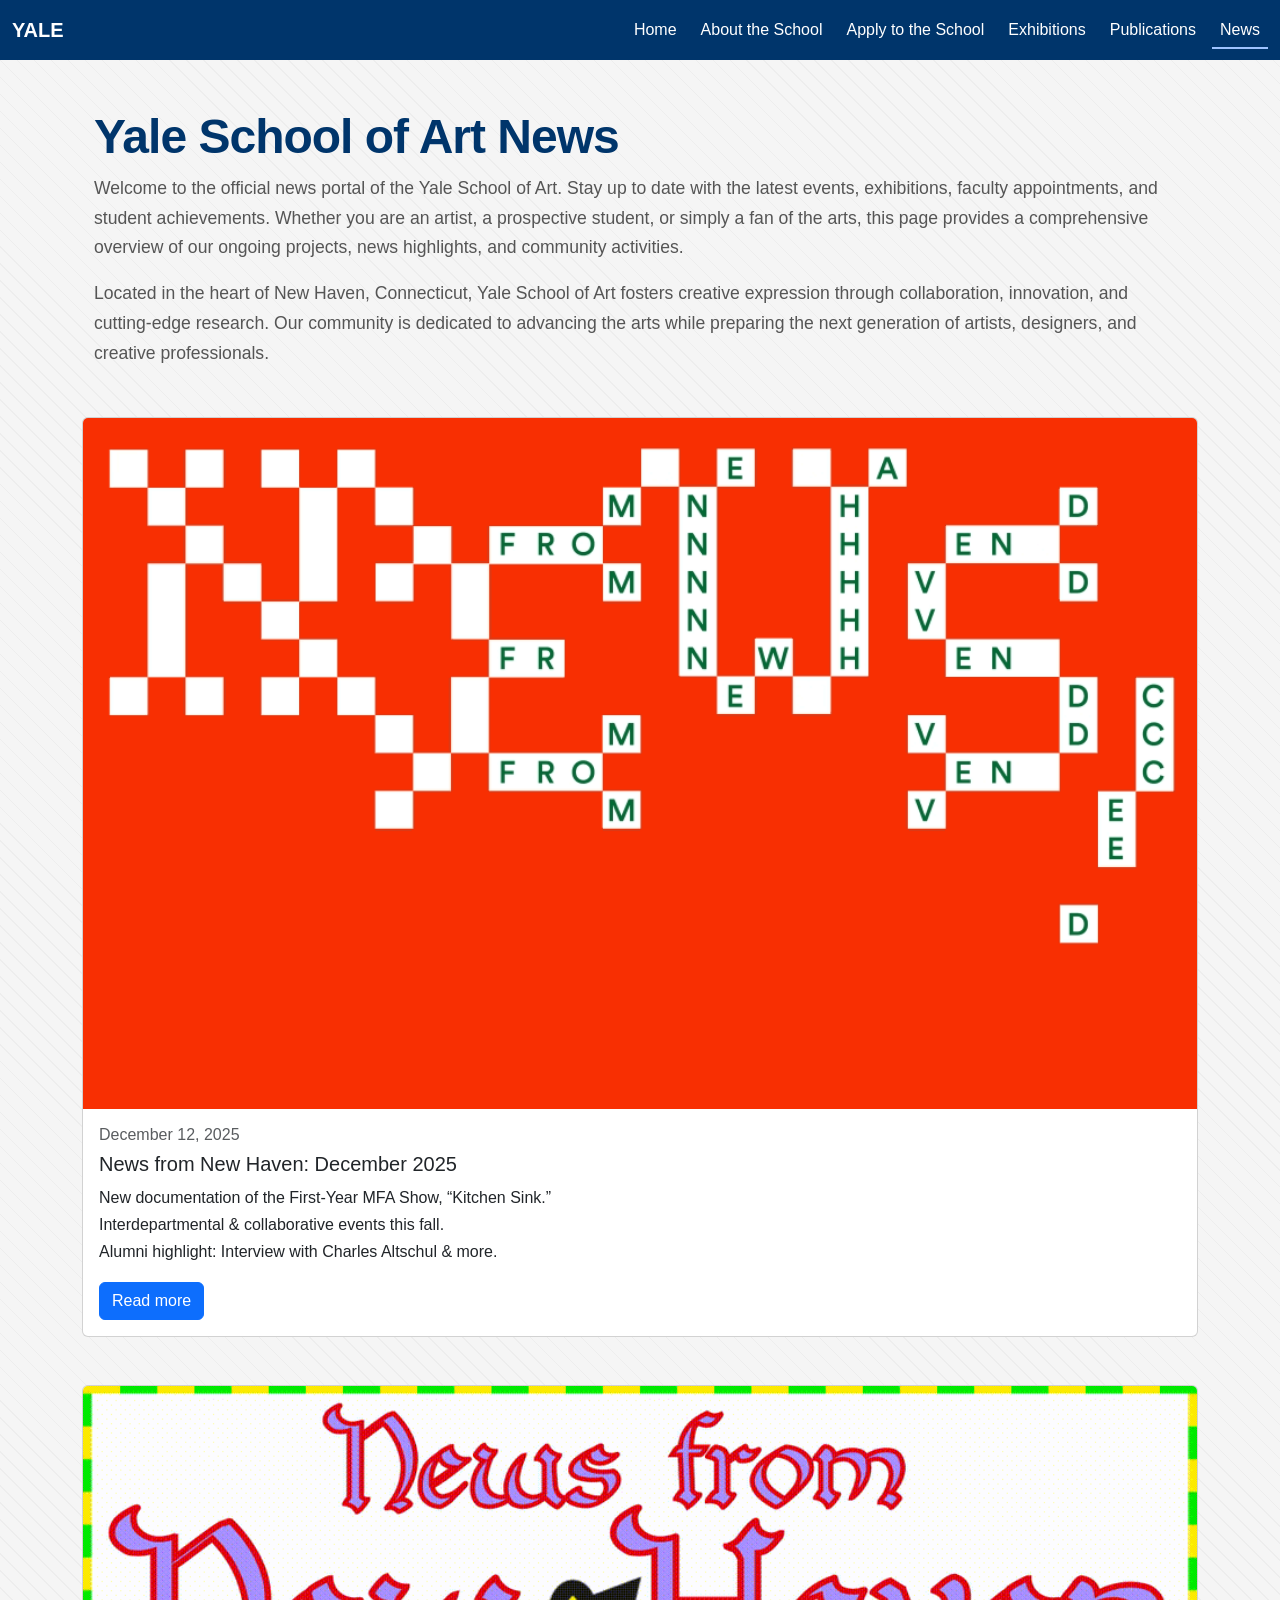
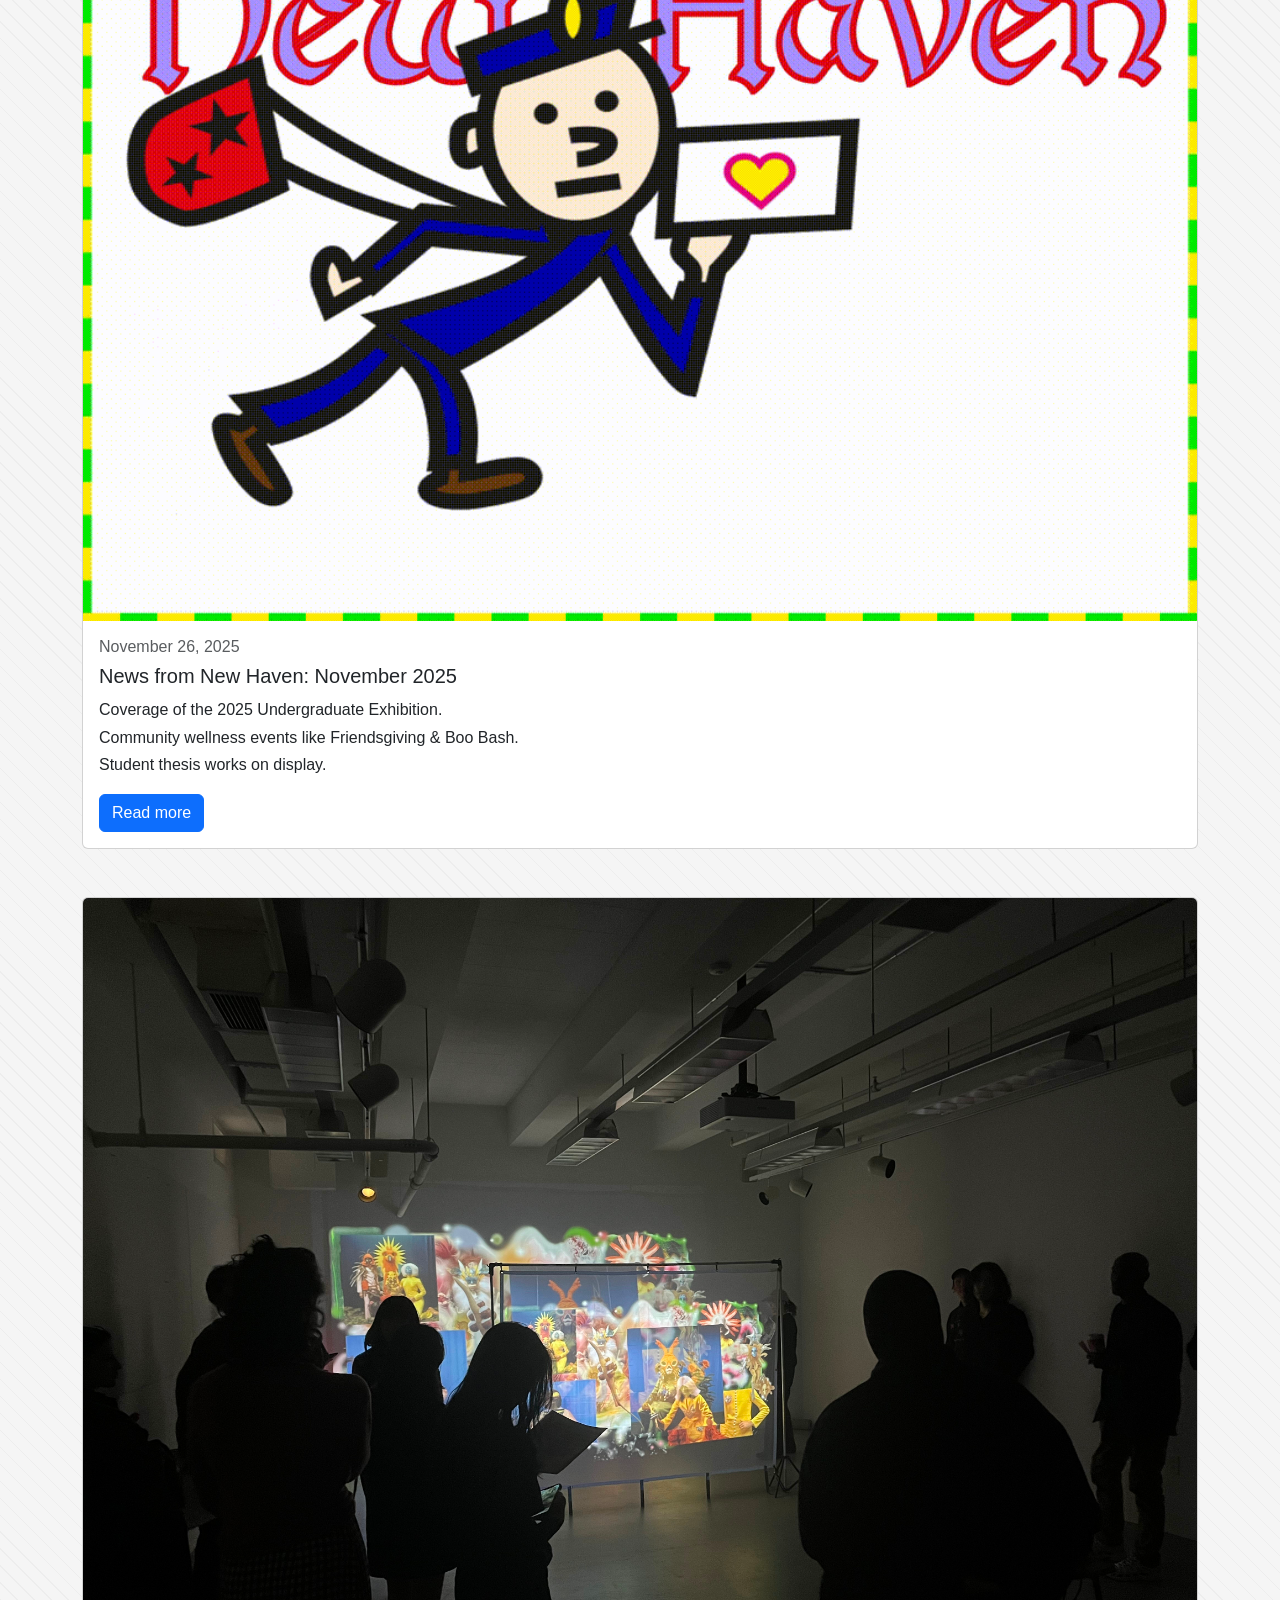
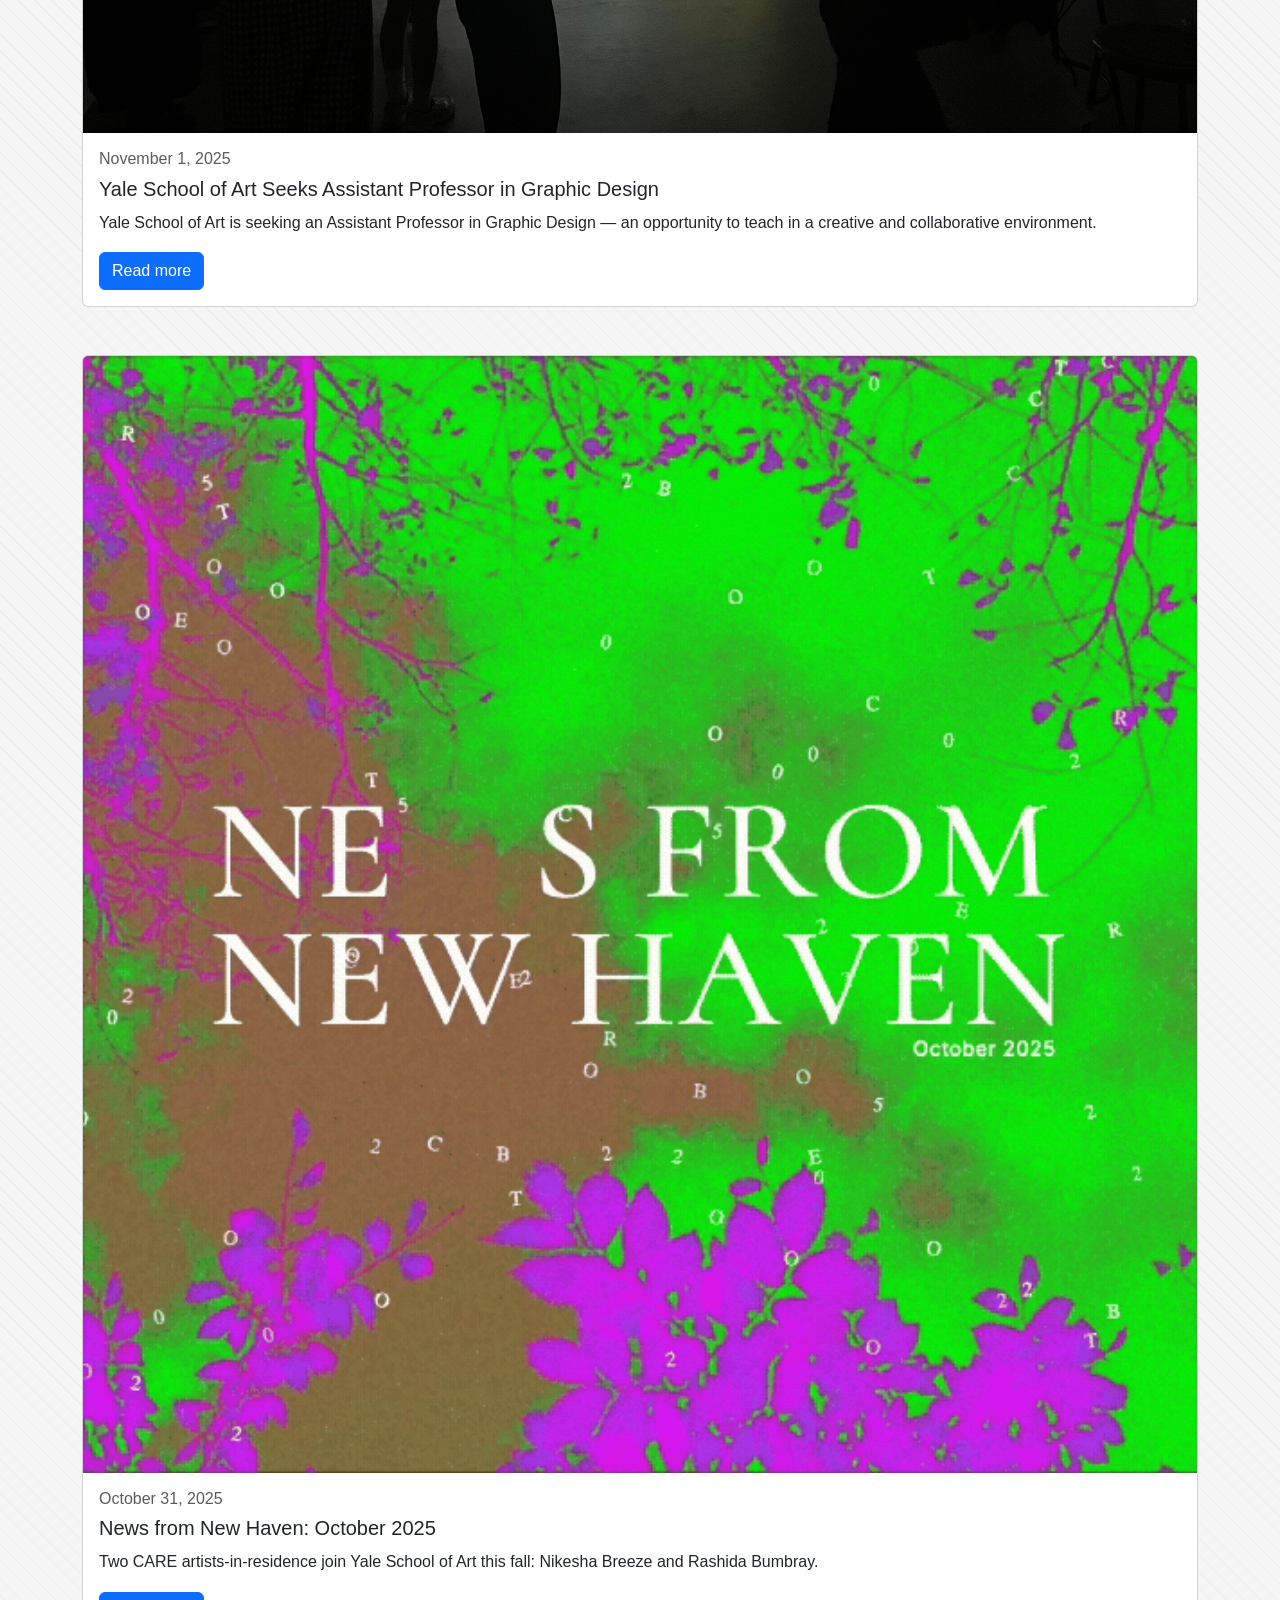
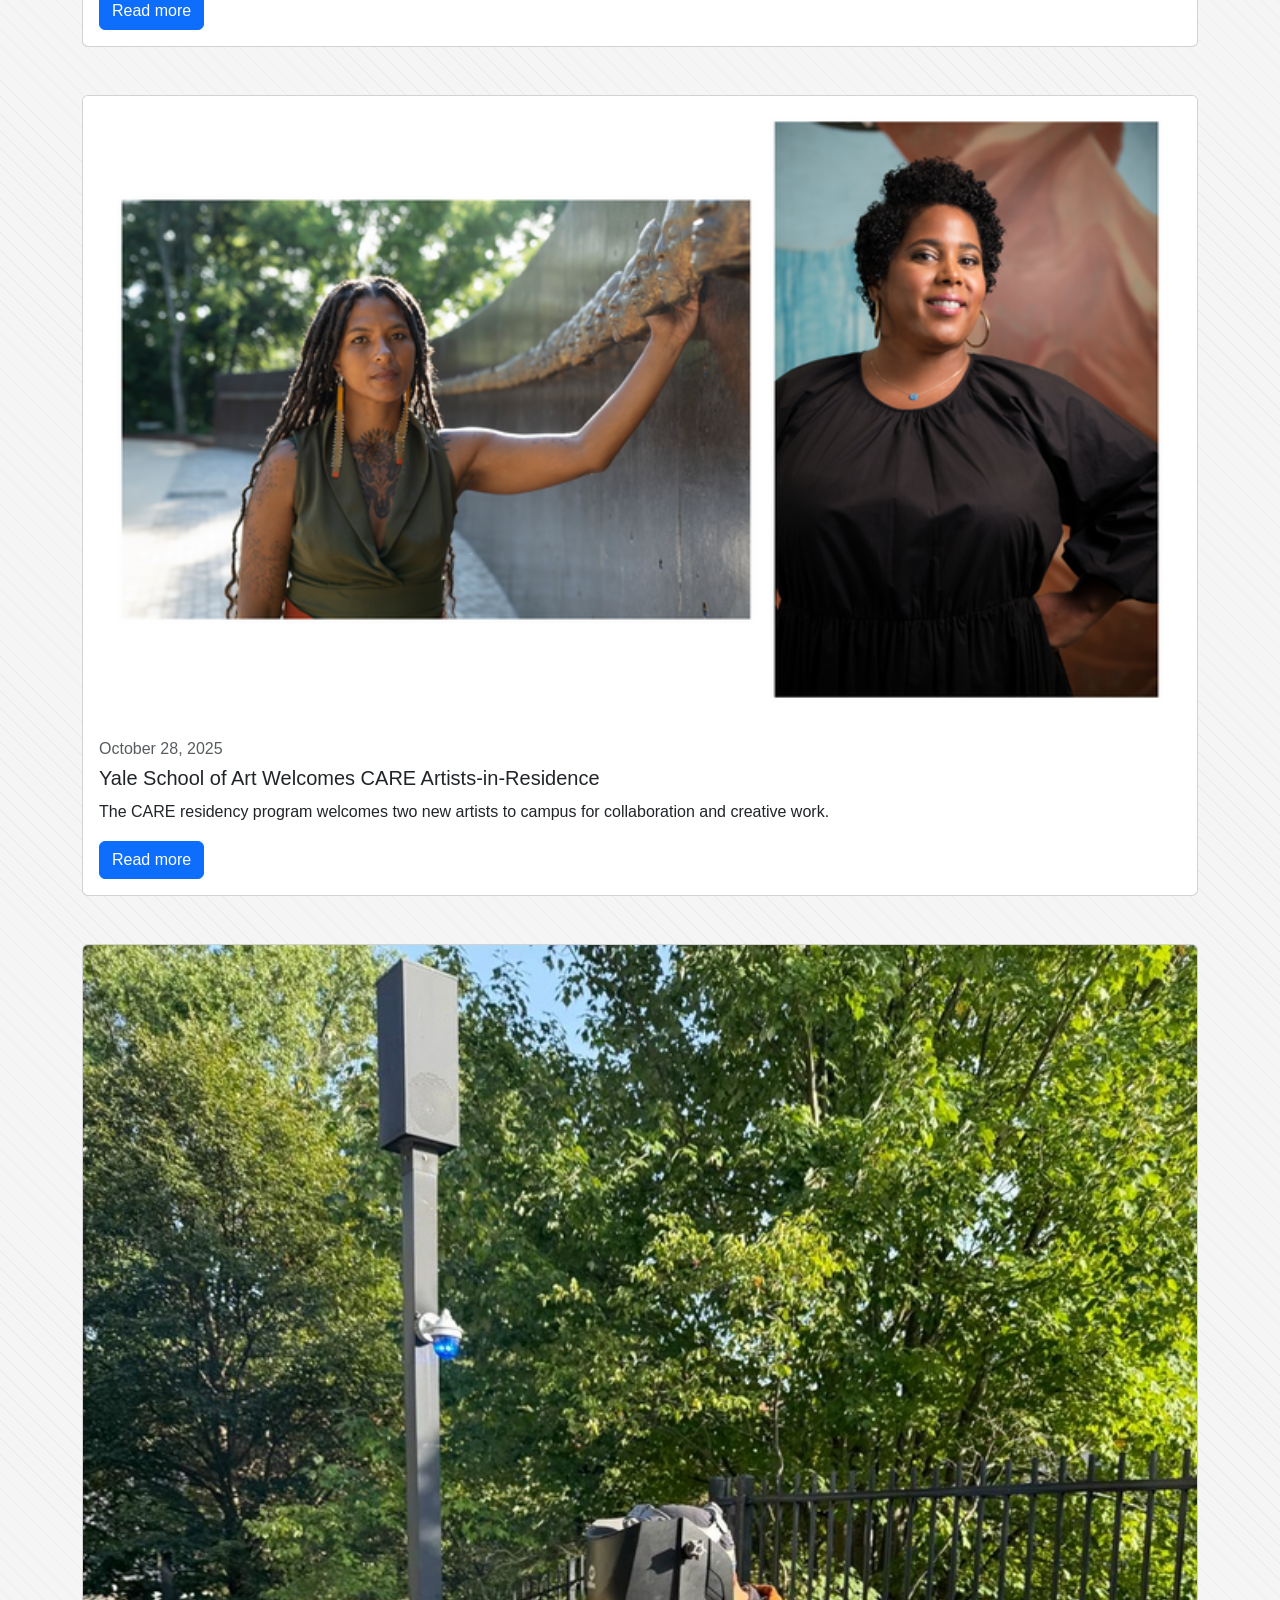
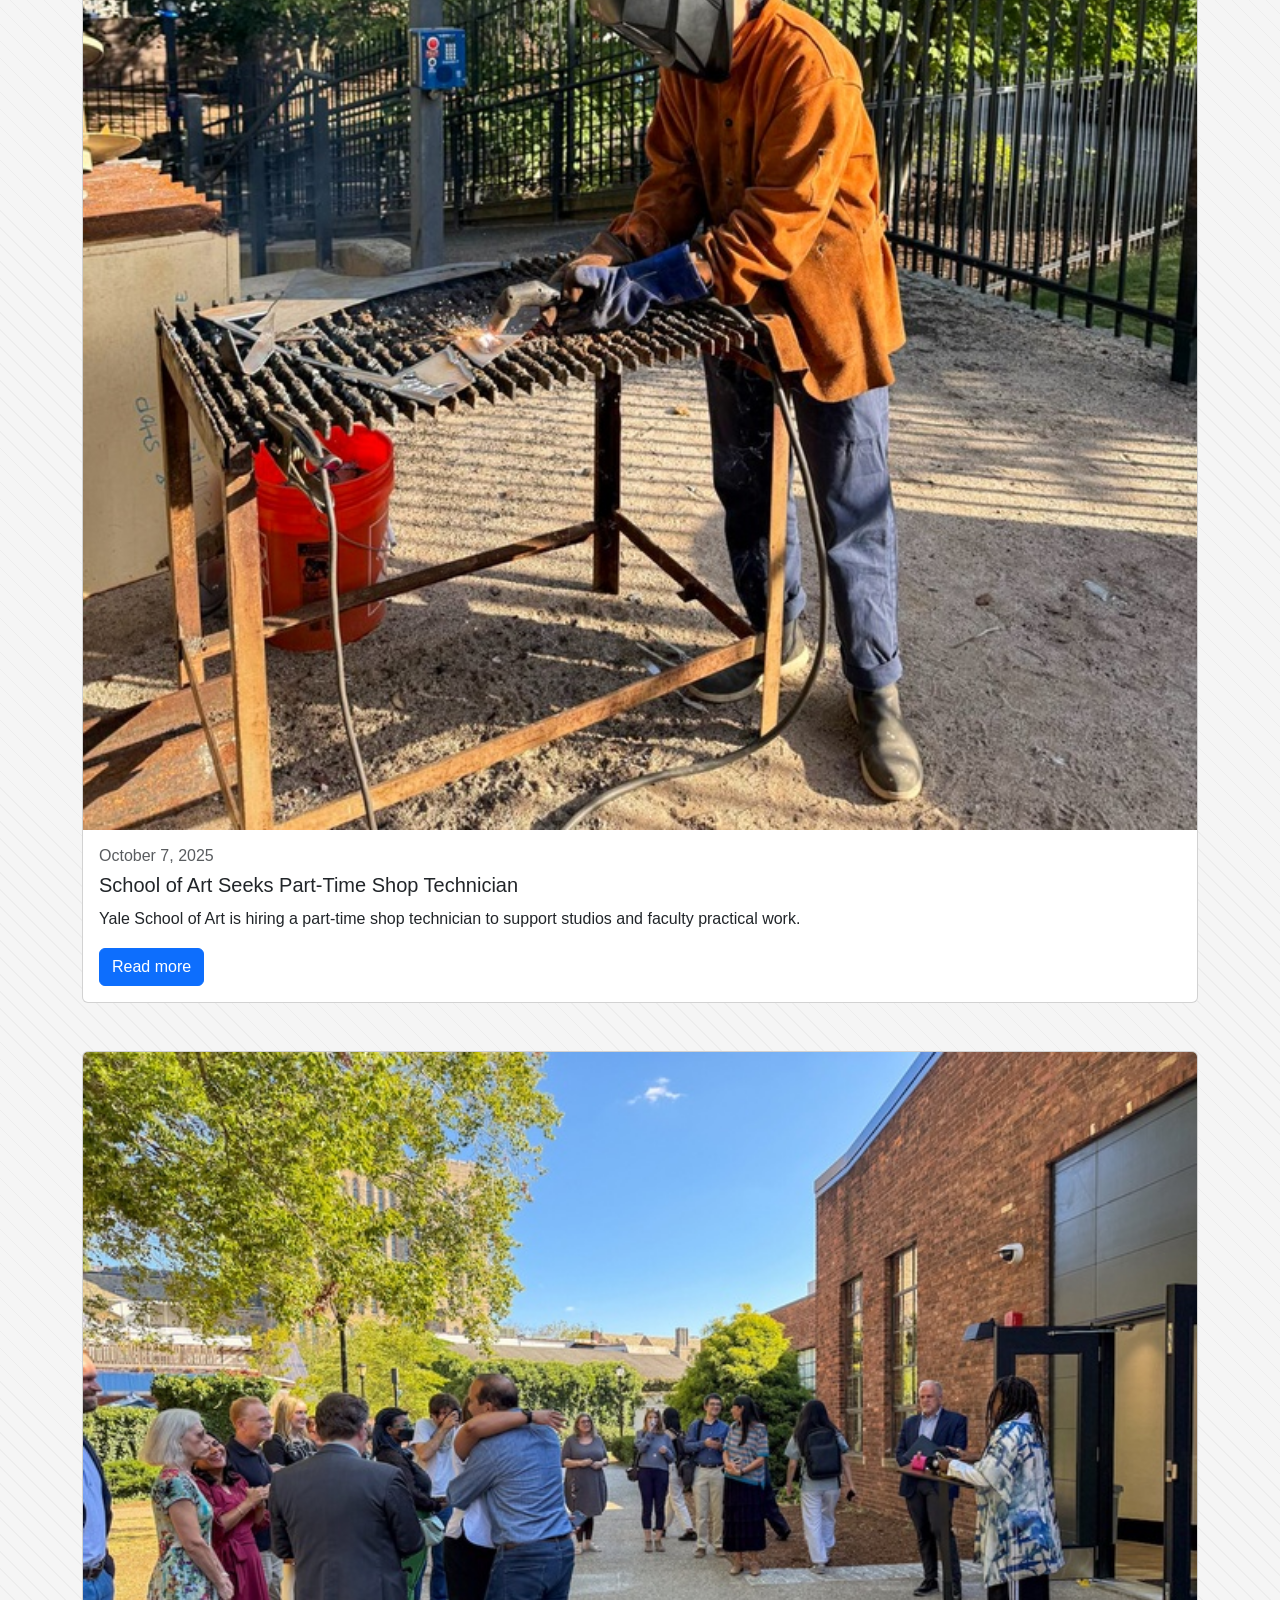
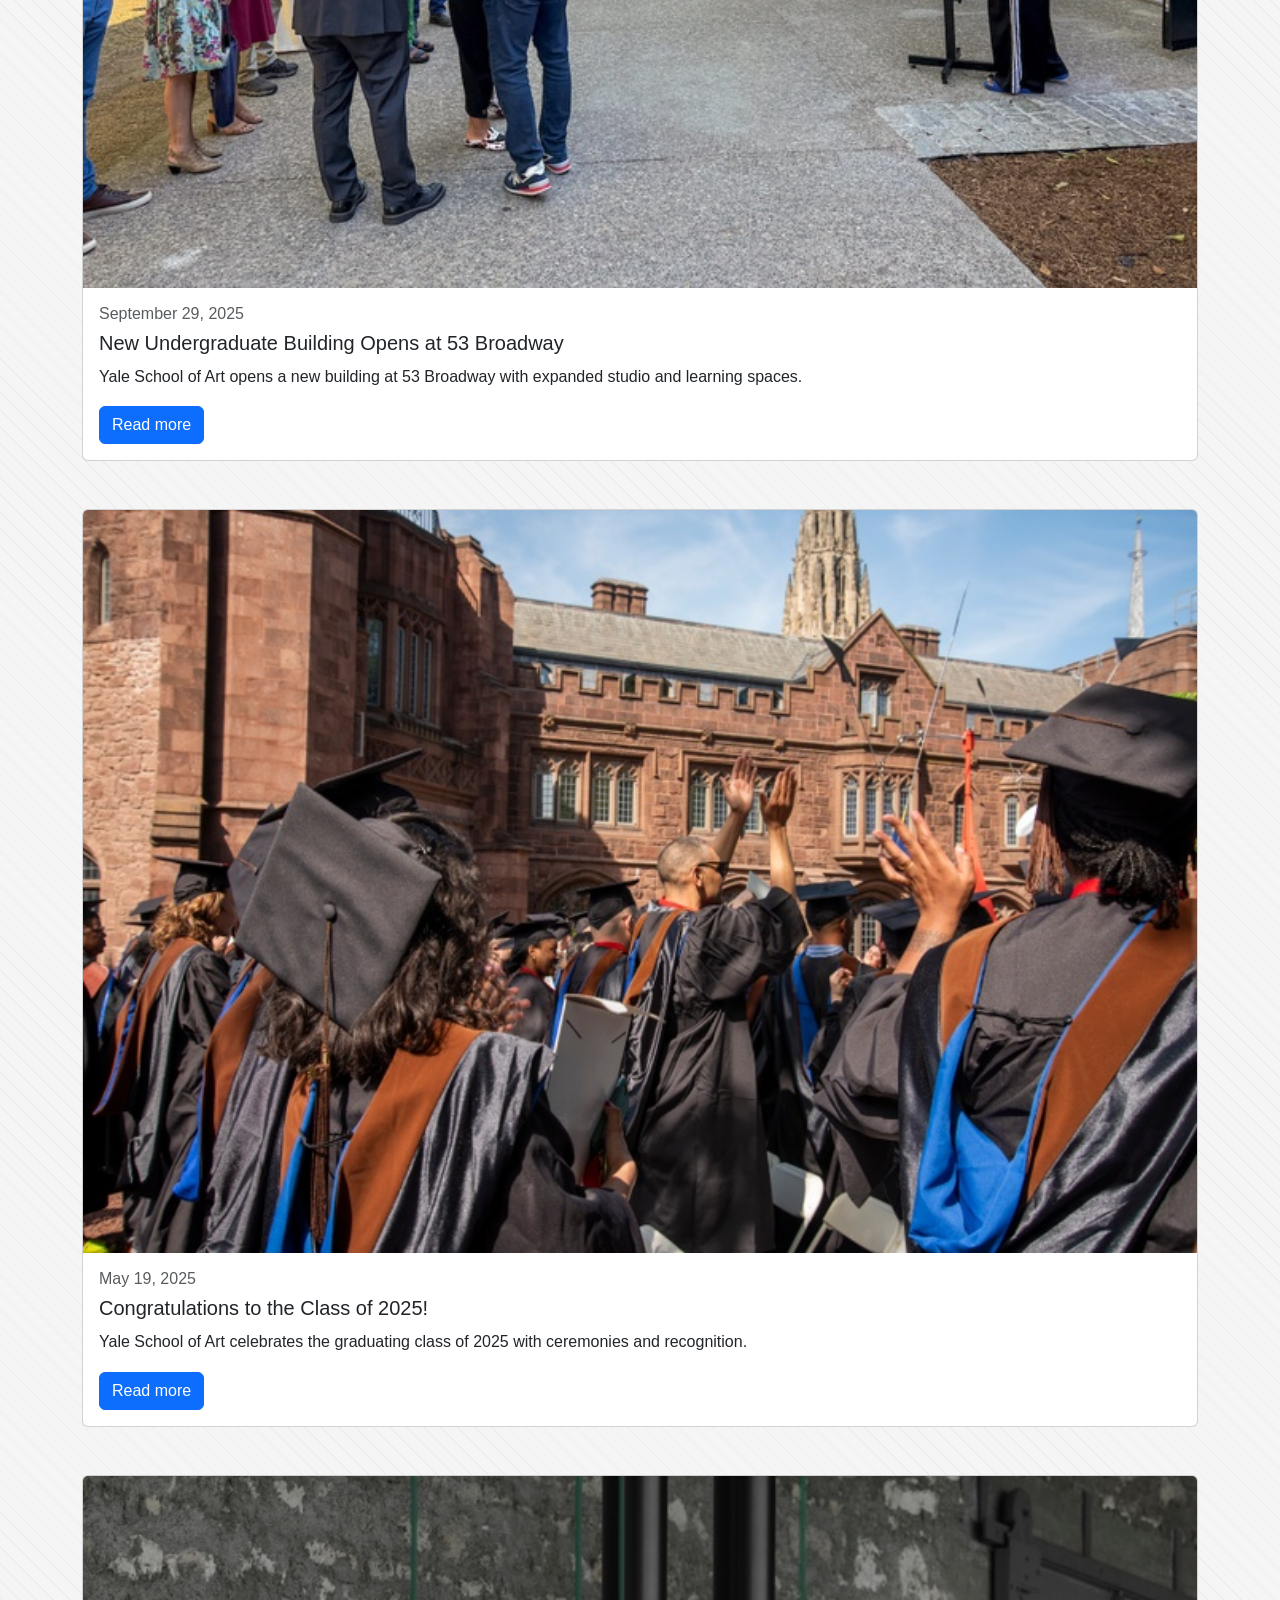
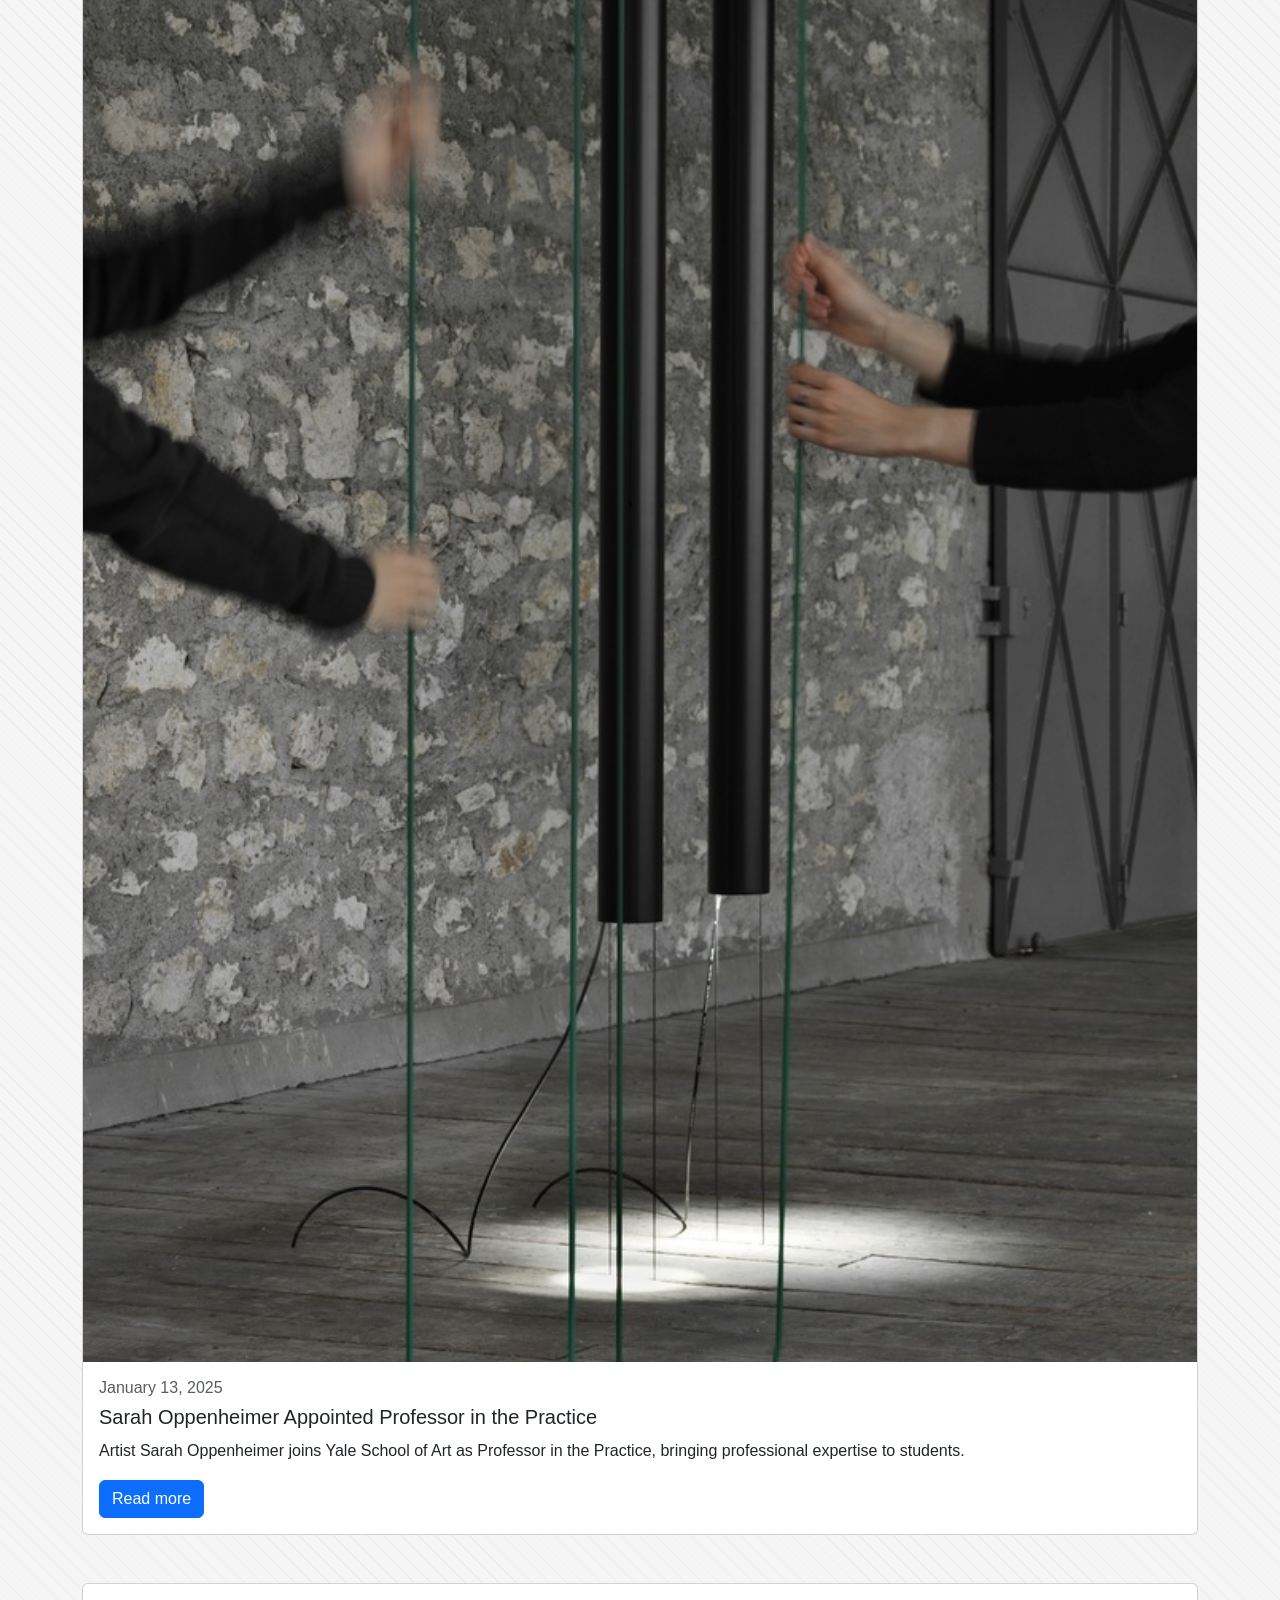
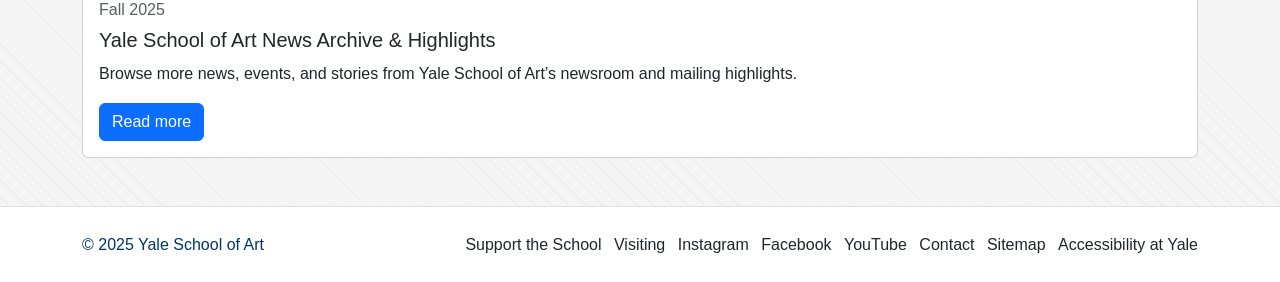
<file: news.html>
<!DOCTYPE html>
<html lang="en">

<head>
  <meta charset="UTF-8">
  <meta name="viewport" content="width=device-width, initial-scale=1.0">
  <link rel="shortcut icon" href="forrás anyag/forrás kép/yale_logo.png" type="image/x-icon">
  <link href="https://cdn.jsdelivr.net/npm/bootstrap@5.3.2/dist/css/bootstrap.min.css" rel="stylesheet">
  <link rel="stylesheet" href="style.css">
  <title>News - Yale School of Art</title>
</head>

<body>

  <!-- Navbar -->
  <nav class="navbar navbar-expand-lg navbar-yale">
    <div class="container-fluid">
      <a class="navbar-brand" href="#">YALE</a>

      <button class="navbar-toggler" type="button" data-bs-toggle="collapse" data-bs-target="#yaleNavbar">
        <span class="navbar-toggler-icon"></span>
      </button>

      <div class="collapse navbar-collapse" id="yaleNavbar">
        <ul class="navbar-nav ms-auto mb-2 mb-lg-0 gap-2">
          <li class="nav-item">
            <a class="nav-link btn nav-btn" href="home.html">
              Home
            </a>
          </li>

          <li class="nav-item">
            <a class="nav-link btn nav-btn" href="aboutschool.html">
              About the School
            </a>
          </li>

          <li class="nav-item">
            <a class="nav-link btn nav-btn" href="applytoschool.html">
              Apply to the School
            </a>
          </li>

          <li class="nav-item">
            <a class="nav-link btn nav-btn" href="exhibitions.html">
              Exhibitions
            </a>
          </li>

          <li class="nav-item">
            <a class="nav-link btn nav-btn" href="publications.html">
              Publications
            </a>
          </li>

          <li class="nav-item">
            <a class="nav-link btn nav-btn active" aria-current="page" href="news.html">
              News
            </a>
          </li>
        </ul>

      </div>
    </div>
  </nav>

  <!-- News cards -->
  <div class="container my-5">

    <header class="container my-5">
      <h1>Yale School of Art News</h1>
      <p>
        Welcome to the official news portal of the Yale School of Art. Stay up to date with the latest events,
        exhibitions, faculty appointments, and student achievements. Whether you are an artist, a prospective student,
        or simply a fan of the arts, this page provides a comprehensive overview of our ongoing projects, news
        highlights, and community activities.
      </p>
      <p>
        Located in the heart of New Haven, Connecticut, Yale School of Art fosters creative expression through
        collaboration, innovation, and cutting-edge research. Our community is dedicated to advancing the arts while
        preparing the next generation of artists, designers, and creative professionals.
      </p>
    </header>

    <div class="card mb-5">
      <img class="card-img-top" src="forrás_anyag/forrás_kép/dec-12.gif" alt="nfnh dec 12" title="nfnh dec 12">
      <div class="card-body">
        <h6 class="text-muted">December 12, 2025</h6>
        <h5 class="card-title">News from New Haven: December 2025</h5>
        <p class="card-text">
          New documentation of the First‑Year MFA Show, “Kitchen Sink.”<br>
          Interdepartmental & collaborative events this fall.<br>
          Alumni highlight: Interview with Charles Altschul & more.
        </p>
        <a href="https://yaleart.org/Dec2025NFNH" target="_blank" class="btn btn-primary">Read more</a>
      </div>
    </div>

    <div class="card mb-5">
      <img class="card-img-top" src="forrás_anyag/forrás_kép/nov-26.gif" alt="nfnh nov 26" title="nfnh nov 26">
      <div class="card-body">
        <h6 class="text-muted">November 26, 2025</h6>
        <h5 class="card-title">News from New Haven: November 2025</h5>
        <p class="card-text">
          Coverage of the 2025 Undergraduate Exhibition.<br>
          Community wellness events like Friendsgiving & Boo Bash.<br>
          Student thesis works on display.
        </p>
        <a href="https://yaleart.org/Nov2025NFNH" target="_blank" class="btn btn-primary">Read more</a>
      </div>
    </div>

    <div class="card mb-5">
      <img class="card-img-top" src="forrás_anyag/forrás_kép/pign.jpg" alt="Professor in GD" title="Professor in GD">
      <div class="card-body">
        <h6 class="text-muted">November 1, 2025</h6>
        <h5 class="card-title">Yale School of Art Seeks Assistant Professor in Graphic Design</h5>
        <p class="card-text">
          Yale School of Art is seeking an Assistant Professor in Graphic Design — an opportunity to teach in a creative
          and collaborative environment.
        </p>
        <a href="https://www.art.yale.edu/news/seeking-assistant-professor-graphic-design" target="_blank"
          class="btn btn-primary">Read more</a>
      </div>
    </div>

    <div class="card mb-5">
      <img class="card-img-top" src="forrás_anyag/forrás_kép/oct-31.gif" alt="nfnh oct 31" title="nfnh oct 31">
      <div class="card-body">
        <h6 class="text-muted">October 31, 2025</h6>
        <h5 class="card-title">News from New Haven: October 2025</h5>
        <p class="card-text">
          Two CARE artists‑in‑residence join Yale School of Art this fall: Nikesha Breeze and Rashida Bumbray.
        </p>
        <a href="https://yaleart.org/Oct2025NFNH" target="_blank" class="btn btn-primary">Read more</a>
      </div>
    </div>

    <div class="card mb-5">
      <img class="card-img-top" src="forrás_anyag/forrás_kép/RaN.png" alt="Rashida and Nikesha"
        title="Rashida and Nikesha">
      <div class="card-body">
        <h6 class="text-muted">October 28, 2025</h6>
        <h5 class="card-title">Yale School of Art Welcomes CARE Artists‑in‑Residence</h5>
        <p class="card-text">
          The CARE residency program welcomes two new artists to campus for collaboration and creative work.
        </p>
        <a href="https://www.art.yale.edu/news/welcoming-care-artists" target="_blank" class="btn btn-primary">Read
          more</a>
      </div>
    </div>

    <div class="card mb-5">
      <img class="card-img-top" src="forrás_anyag/forrás_kép/ptt.jpg" alt="Part time technician"
        title="Part time technician">
      <div class="card-body">
        <h6 class="text-muted">October 7, 2025</h6>
        <h5 class="card-title">School of Art Seeks Part‑Time Shop Technician</h5>
        <p class="card-text">
          Yale School of Art is hiring a part‑time shop technician to support studios and faculty practical work.
        </p>
        <a href="https://www.art.yale.edu/news/seeking-shop-technician" target="_blank" class="btn btn-primary">Read
          more</a>
      </div>
    </div>

    <div class="card mb-5">
      <img class="card-img-top" src="forrás_anyag/forrás_kép/ub.jpg" alt="Undergraduate building"
        title="Undergraduate building">
      <div class="card-body">
        <h6 class="text-muted">September 29, 2025</h6>
        <h5 class="card-title">New Undergraduate Building Opens at 53 Broadway</h5>
        <p class="card-text">
          Yale School of Art opens a new building at 53 Broadway with expanded studio and learning spaces.
        </p>
        <a href="https://www.art.yale.edu/news/new-undergraduate-building-53-broadway" target="_blank"
          class="btn btn-primary">Read more</a>
      </div>
    </div>

    <div class="card mb-5">
      <img class="card-img-top" src="forrás_anyag/forrás_kép/class2025.jpg" alt="Class of 2025" title="Class of 2025">
      <div class="card-body">
        <h6 class="text-muted">May 19, 2025</h6>
        <h5 class="card-title">Congratulations to the Class of 2025!</h5>
        <p class="card-text">
          Yale School of Art celebrates the graduating class of 2025 with ceremonies and recognition.
        </p>
        <a href="https://www.art.yale.edu/classof2025" target="_blank" class="btn btn-primary">Read more</a>
      </div>
    </div>

    <div class="card mb-5">
      <img class="card-img-top" src="forrás_anyag/forrás_kép/SO.jpg" alt="Sarah Oppenheimer" title="Sarah Oppenheimer">
      <div class="card-body">
        <h6 class="text-muted">January 13, 2025</h6>
        <h5 class="card-title">Sarah Oppenheimer Appointed Professor in the Practice</h5>
        <p class="card-text">
          Artist Sarah Oppenheimer joins Yale School of Art as Professor in the Practice, bringing professional
          expertise to students.
        </p>
        <a href="https://www.art.yale.edu/sarah-oppenheimer-appointment" target="_blank" class="btn btn-primary">Read
          more</a>
      </div>
    </div>

    <div class="card mb-5">
      <div class="card-body">
        <h6 class="text-muted">Fall 2025</h6>
        <h5 class="card-title">Yale School of Art News Archive & Highlights</h5>
        <p class="card-text">
          Browse more news, events, and stories from Yale School of Art’s newsroom and mailing highlights.
        </p>
        <a href="https://www.art.yale.edu/news" target="_blank" class="btn btn-primary">Read more</a>
      </div>
    </div>

  </div>

  <!-- Footer -->
  <footer class="border-top py-4 mt-5">
    <div class="container">
      <div class="row align-items-center">

        <div class="col-md-4 mb-3 mb-md-0">
          © 2025 Yale School of Art
        </div>

        <div class="col-md-8 text-md-end">
          <ul class="list-inline mb-0">
            <li class="list-inline-item">
              <a href="https://www.art.yale.edu/about/support-the-school" target="_blank" rel="noopener noreferrer"
                class="text-decoration-none text-dark">
                Support the School
              </a>
            </li>
            <li class="list-inline-item">
              <a href="https://www.art.yale.edu/about/visiting" target="_blank" rel="noopener noreferrer"
                class="text-decoration-none text-dark">
                Visiting
              </a>
            </li>
            <li class="list-inline-item">
              <a href="https://www.instagram.com/yaleschoolofart/" target="_blank" rel="noopener noreferrer"
                class="text-decoration-none text-dark">
                Instagram
              </a>
            </li>
            <li class="list-inline-item">
              <a href="https://www.facebook.com/YaleSchoolofArt/" target="_blank" rel="noopener noreferrer"
                class="text-decoration-none text-dark">
                Facebook
              </a>
            </li>
            <li class="list-inline-item">
              <a href="http://yaleart.org/youtube" target="_blank" rel="noopener noreferrer"
                class="text-decoration-none text-dark">
                YouTube
              </a>
            </li>
            <li class="list-inline-item">
              <a href="https://www.art.yale.edu/about/contact" target="_blank" rel="noopener noreferrer"
                class="text-decoration-none text-dark">
                Contact
              </a>
            </li>
            <li class="list-inline-item">
              <a href="https://www.art.yale.edu/sitemap" target="_blank" rel="noopener noreferrer"
                class="text-decoration-none text-dark">
                Sitemap
              </a>
            </li>
            <li class="list-inline-item">
              <a href="https://your.yale.edu/policies-procedures/policies/1605-web-accessibility-policy" target="_blank"
                rel="noopener noreferrer" class="text-decoration-none text-dark">
                Accessibility at Yale
              </a>
            </li>

          </ul>
        </div>

      </div>
    </div>
  </footer>

  <script src="https://cdn.jsdelivr.net/npm/bootstrap@5.3.2/dist/js/bootstrap.bundle.min.js"></script>
</body>

</html>
</file>
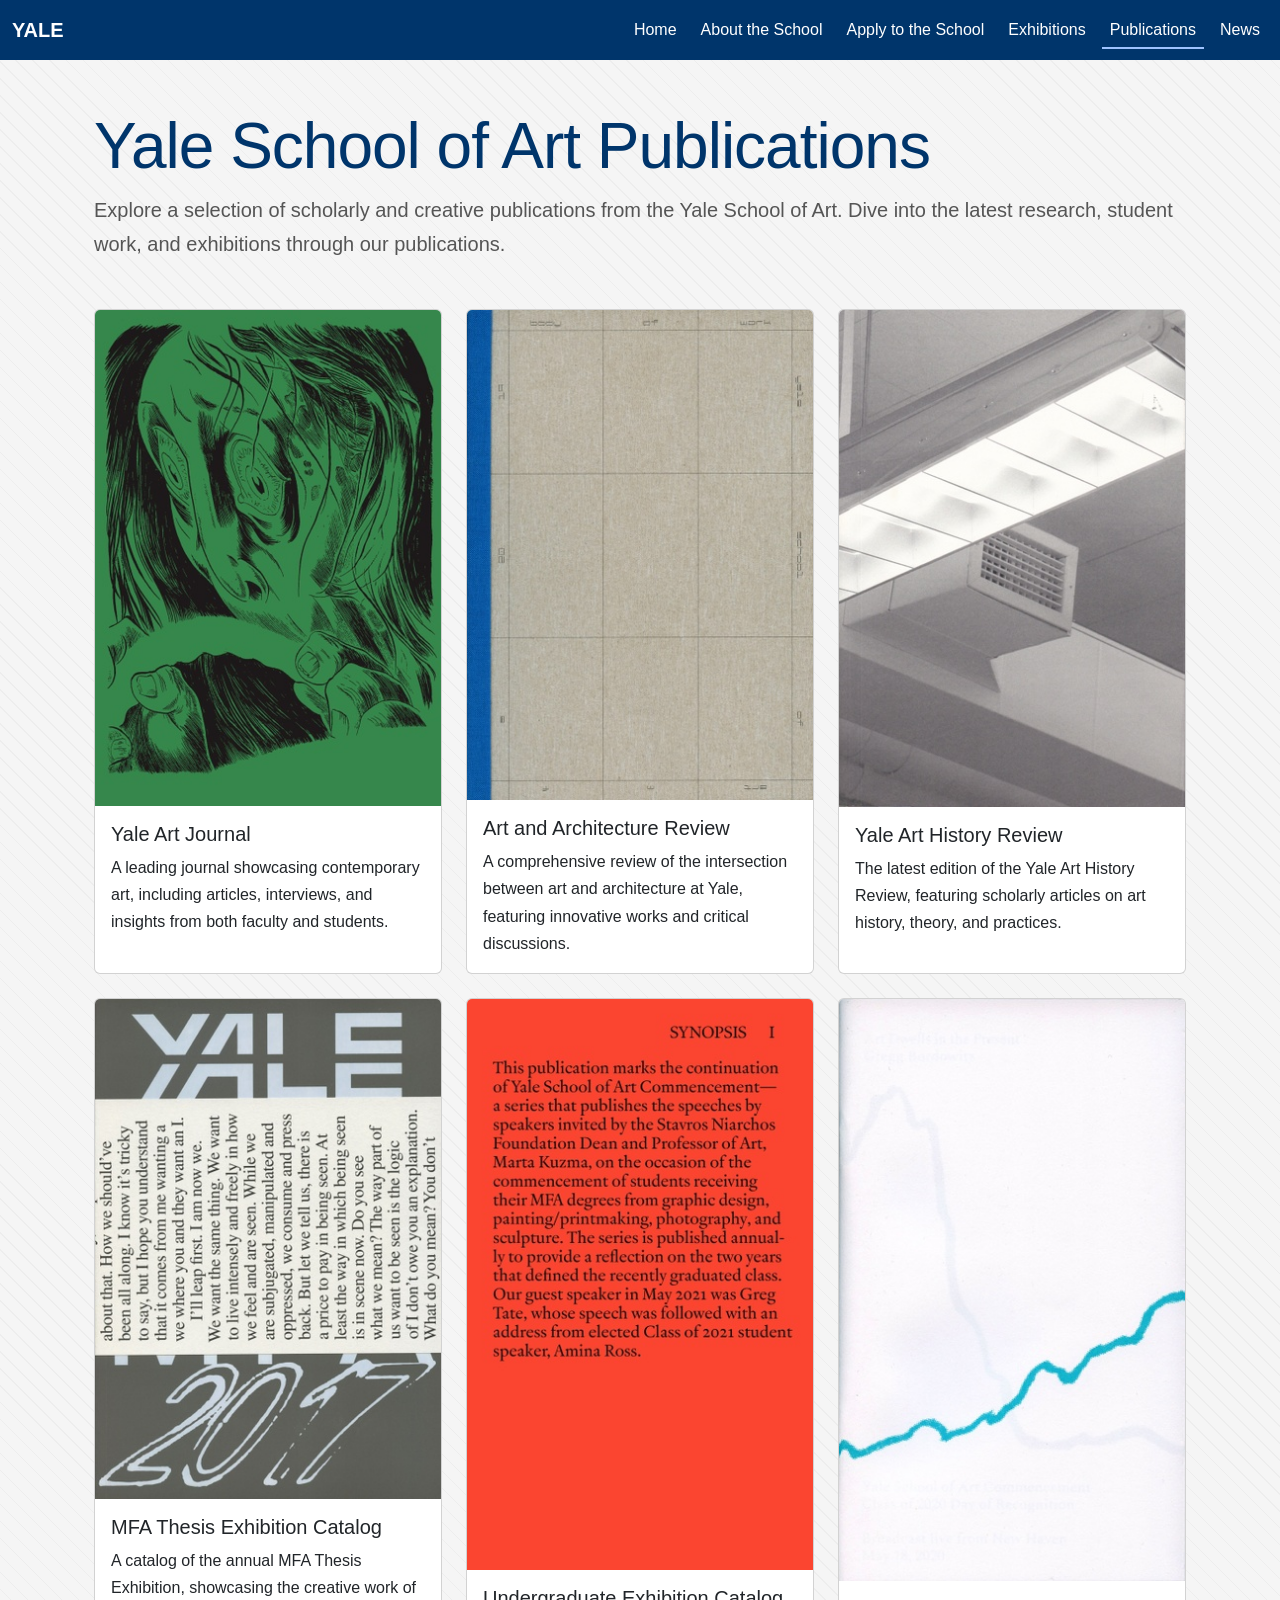
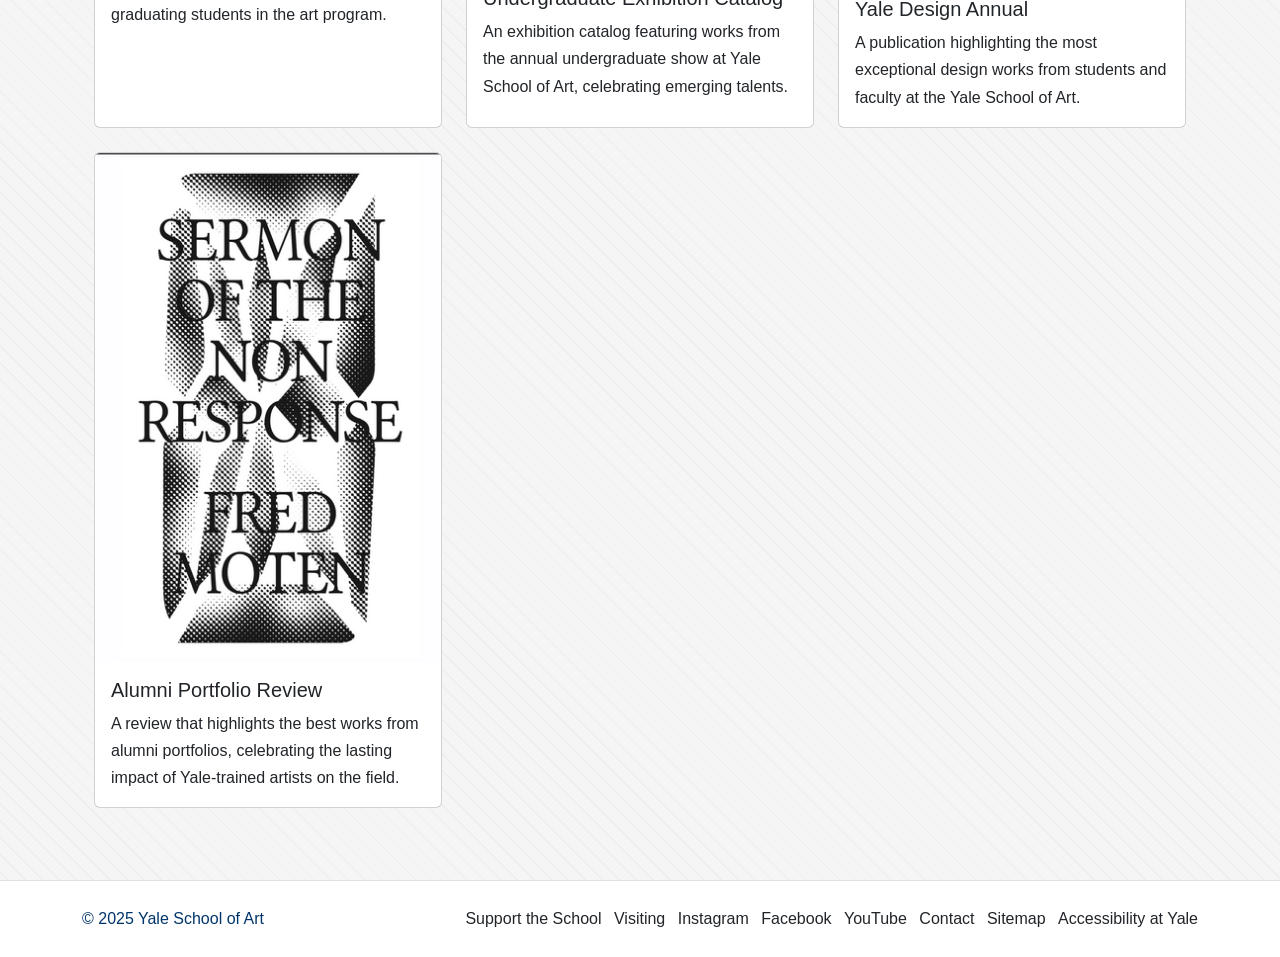
<file: publications.html>
<!DOCTYPE html>
<html lang="en">

<head>
    <meta charset="UTF-8">
    <meta name="viewport" content="width=device-width, initial-scale=1.0">
    <link rel="shortcut icon" href="forrás anyag/forrás kép/yale_logo.png" type="image/x-icon">
    <link href="https://cdn.jsdelivr.net/npm/bootstrap@5.3.2/dist/css/bootstrap.min.css" rel="stylesheet">
    <link rel="stylesheet" href="style.css">
    <title>Publications - Yale School of Art</title>
</head>

<body>

    <!-- Navbar -->
    <nav class="navbar navbar-expand-lg navbar-yale">
        <div class="container-fluid">
            <a class="navbar-brand" href="#">YALE</a>

            <button class="navbar-toggler" type="button" data-bs-toggle="collapse" data-bs-target="#yaleNavbar">
                <span class="navbar-toggler-icon"></span>
            </button>

            <div class="collapse navbar-collapse" id="yaleNavbar">
                <ul class="navbar-nav ms-auto mb-2 mb-lg-0 gap-2">
                    <li class="nav-item">
                        <a class="nav-link btn nav-btn" href="home.html">
                            Home
                        </a>
                    </li>

                    <li class="nav-item">
                        <a class="nav-link btn nav-btn" href="aboutschool.html">
                            About the School
                        </a>
                    </li>

                    <li class="nav-item">
                        <a class="nav-link btn nav-btn" href="applytoschool.html">
                            Apply to the School
                        </a>
                    </li>

                    <li class="nav-item">
                        <a class="nav-link btn nav-btn" href="exhibitions.html">
                            Exhibitions
                        </a>
                    </li>

                    <li class="nav-item">
                        <a class="nav-link btn nav-btn active" aria-current="page" href="publications.html">
                            Publications
                        </a>
                    </li>

                    <li class="nav-item">
                        <a class="nav-link btn nav-btn" href="news.html">
                            News
                        </a>
                    </li>
                </ul>

            </div>
        </div>
    </nav>

    <!-- Cards -->
    <div class="container my-5">

        <header class="container my-5">
            <h1 class="display-3">Yale School of Art Publications</h1>
            <p class="lead">Explore a selection of scholarly and creative publications from the Yale School of Art. Dive
                into the latest research, student work, and exhibitions through our publications.</p>
        </header>

        <div class="container my-5">
            <div class="row">

                <div class="col-md-4 mb-4">
                    <div class="card h-100">
                        <img src="forrás_anyag/forrás_kép/bodyofwork.htm" class="card-img-top" alt="Yale Art Journal"
                            title="Yale Art Journal">
                        <div class="card-body">
                            <h5 class="card-title">Yale Art Journal</h5>
                            <p class="card-text">A leading journal showcasing contemporary art, including articles,
                                interviews, and insights from both faculty and students.</p>
                        </div>
                    </div>
                </div>

                <div class="col-md-4 mb-4">
                    <div class="card h-100">
                        <img src="forrás_anyag/forrás_kép/mfa19.htm" class="card-img-top"
                            alt="Art and Architecture Review" title="Art and Architecture Review">
                        <div class="card-body">
                            <h5 class="card-title">Art and Architecture Review</h5>
                            <p class="card-text">A comprehensive review of the intersection between art and architecture
                                at Yale, featuring innovative works and critical discussions.</p>
                        </div>
                    </div>
                </div>

                <div class="col-md-4 mb-4">
                    <div class="card h-100">
                        <img src="forrás_anyag/forrás_kép/mfa18.htm" class="card-img-top" alt="Yale Art History Review"
                            title="Yale Art History Review">
                        <div class="card-body">
                            <h5 class="card-title">Yale Art History Review</h5>
                            <p class="card-text">The latest edition of the Yale Art History Review, featuring scholarly
                                articles on art history, theory, and practices.</p>
                        </div>
                    </div>
                </div>

                <div class="col-md-4 mb-4">
                    <div class="card h-100">
                        <img src="forrás_anyag/forrás_kép/mfa17.htm" class="card-img-top"
                            alt="MFA Thesis Exhibition Catalog" title="MFA Thesis Exhibition Catalog">
                        <div class="card-body">
                            <h5 class="card-title">MFA Thesis Exhibition Catalog</h5>
                            <p class="card-text">A catalog of the annual MFA Thesis Exhibition, showcasing the creative
                                work of graduating students in the art program.</p>
                        </div>
                    </div>
                </div>

                <div class="col-md-4 mb-4">
                    <div class="card h-100">
                        <img src="forrás_anyag/forrás_kép/greg.htm" class="card-img-top"
                            alt="Undergraduate Exhibition Catalog" title="Undergraduate Exhibition Catalog">
                        <div class="card-body">
                            <h5 class="card-title">Undergraduate Exhibition Catalog</h5>
                            <p class="card-text">An exhibition catalog featuring works from the annual undergraduate
                                show at Yale School of Art, celebrating emerging talents.</p>
                        </div>
                    </div>
                </div>

                <div class="col-md-4 mb-4">
                    <div class="card h-100">
                        <img src="forrás_anyag/forrás_kép/gregg.htm" class="card-img-top" alt="Yale Design Annual"
                            title="Yale Design Annual">
                        <div class="card-body">
                            <h5 class="card-title">Yale Design Annual</h5>
                            <p class="card-text">A publication highlighting the most exceptional design works from
                                students and faculty at the Yale School of Art.</p>
                        </div>
                    </div>
                </div>

                <div class="col-md-4 mb-4">
                    <div class="card h-100">
                        <img src="forrás_anyag/forrás_kép/fred.htm" class="card-img-top" alt="Alumni Portfolio Review"
                            title="Alumni Portfolio Review">
                        <div class="card-body">
                            <h5 class="card-title">Alumni Portfolio Review</h5>
                            <p class="card-text">A review that highlights the best works from alumni portfolios,
                                celebrating the lasting impact of Yale-trained artists on the field.</p>
                        </div>
                    </div>
                </div>
            </div>
        </div>
    </div>

    <!-- Footer -->
    <footer class="border-top py-4 mt-5">
        <div class="container">
            <div class="row align-items-center">

                <div class="col-md-4 mb-3 mb-md-0">
                    © 2025 Yale School of Art
                </div>

                <div class="col-md-8 text-md-end">
                    <ul class="list-inline mb-0">
                        <li class="list-inline-item">
                            <a href="https://www.art.yale.edu/about/support-the-school" target="_blank"
                                rel="noopener noreferrer" class="text-decoration-none text-dark">
                                Support the School
                            </a>
                        </li>
                        <li class="list-inline-item">
                            <a href="https://www.art.yale.edu/about/visiting" target="_blank" rel="noopener noreferrer"
                                class="text-decoration-none text-dark">
                                Visiting
                            </a>
                        </li>
                        <li class="list-inline-item">
                            <a href="https://www.instagram.com/yaleschoolofart/" target="_blank"
                                rel="noopener noreferrer" class="text-decoration-none text-dark">
                                Instagram
                            </a>
                        </li>
                        <li class="list-inline-item">
                            <a href="https://www.facebook.com/YaleSchoolofArt/" target="_blank"
                                rel="noopener noreferrer" class="text-decoration-none text-dark">
                                Facebook
                            </a>
                        </li>
                        <li class="list-inline-item">
                            <a href="http://yaleart.org/youtube" target="_blank" rel="noopener noreferrer"
                                class="text-decoration-none text-dark">
                                YouTube
                            </a>
                        </li>
                        <li class="list-inline-item">
                            <a href="https://www.art.yale.edu/about/contact" target="_blank" rel="noopener noreferrer"
                                class="text-decoration-none text-dark">
                                Contact
                            </a>
                        </li>
                        <li class="list-inline-item">
                            <a href="https://www.art.yale.edu/sitemap" target="_blank" rel="noopener noreferrer"
                                class="text-decoration-none text-dark">
                                Sitemap
                            </a>
                        </li>
                        <li class="list-inline-item">
                            <a href="https://your.yale.edu/policies-procedures/policies/1605-web-accessibility-policy"
                                target="_blank" rel="noopener noreferrer" class="text-decoration-none text-dark">
                                Accessibility at Yale
                            </a>
                        </li>

                    </ul>
                </div>

            </div>
        </div>
    </footer>

    <script src="https://cdn.jsdelivr.net/npm/bootstrap@5.3.2/dist/js/bootstrap.bundle.min.js"></script>
</body>

</html>
</file>
<file: style.css>
/* Main */
body {
  font-family: 'Helvetica Neue', Helvetica, Arial, sans-serif;
  background-color: #f5f5f5;
  color: #00356B;
  line-height: 1.7;
  min-height: 100vh;
  background-image:
    repeating-linear-gradient(45deg,
      rgba(0, 0, 0, 0.03),
      rgba(0, 0, 0, 0.03) 1px,
      transparent 1px,
      transparent 12px);
}

/* Header */
header h1 {
  font-size: 3rem;
  font-weight: 800;
  letter-spacing: -1px;
  color: #00356B;
}

header p {
  font-size: 1.1rem;
  color: #555;
}

/* Section headings */
section h2 {
  font-size: 2rem;
  font-weight: 700;
  margin-bottom: 1rem;
  position: relative;
  color: #00356B;
}

section h2::after {
  content: "";
  width: 60px;
  height: 4px;
  background-color: #111;
  display: block;
  margin-top: 8px;
}

/* ===== NAVBAR ===== */
.navbar-yale {
  background-color: #00356B;
}

.navbar-yale .navbar-brand {
  color: #ffffff;
  font-weight: 600;
}

.navbar-yale .navbar-brand:hover {
  color: #ffffff;
}

.navbar-yale .nav-btn {
  position: relative;
  color: #ffffff;
  background-color: transparent;
  border: none;
  padding: 0.45rem 0.9rem;
  font-weight: 500;
  text-decoration: none;
  transition: color 0.15s ease;
}

.navbar-yale .nav-btn:hover {
  color: #9ec3ff;
}

.navbar-yale .nav-btn.active,
.navbar-yale .nav-btn[aria-current="page"] {
  color: #ffffff;
}

.navbar-yale .nav-btn.active::after,
.navbar-yale .nav-btn[aria-current="page"]::after {
  content: "";
  position: absolute;
  left: 0;
  right: 0;
  bottom: 0;
  height: 2px;
  background-color: #9ec3ff;
}

/* ===== FOOTER ===== */
footer {
  background-color: #fff;
  border-top: 1px solid #ddd;
  padding: 2rem 0;
}

footer a {
  transition: color 0.3s ease;
  color: #00356B;
}

footer a:hover {
  color: #0d6efd;
}
</file>
<file: style-about.css>
body {
  min-height: 100vh;
  background-color: #f5f5f5;
  background-image:
    repeating-linear-gradient(
      45deg,
      rgba(0, 0, 0, 0.03),
      rgba(0, 0, 0, 0.03) 1px,
      transparent 1px,
      transparent 12px
    );
}



header h1 {
    font-size: 2.8rem;
    font-weight: 800;
    margin: 3rem 0 1.5rem 0;
    text-align: center;
    color: #00356b;
}

main.container {
    width: 80%;
    margin: 5px, auto;
    padding: 0 1.5rem;
    background-color: #fff;
    box-shadow: 0 4px 10px rgba(0, 0, 0, 0.1);
    border-radius: 10px;
}

main.container h2 {
    font-size: 1.8rem;
    font-weight: 700;
    margin-bottom: 1rem;
    color: #00356b;
    text-align: center;
}

main.container p {
    font-size: large;
    margin-bottom: 1.25rem;
    color: #444;
    text-align: justify;
}

article {
    max-width: 850px;
    margin: 2rem auto;
    background-color: #e9f1fa;
    padding: 2rem;
    border-radius: 8px;
    color: #333;
    font-size: 1rem;
    line-height: 1.6;
    box-shadow: 0 2px 8px rgba(0, 0, 0, 0.35);
}

.row.row-cols-2 {
    display: flex;
    gap: 2rem;
    max-width: 900px;
    margin: 3rem auto;
}

.row.row-cols-2>.col {
    background-color: #f0f6fc;
    padding: 1.8rem;
    border-radius: 10px;
    box-shadow: 0 3px 7px rgba(0, 0, 0, 0.07);
    flex: 1;
}

.row.row-cols-2>.col h2 {
    font-size: 1.4rem;
    color: #004b8d;
    margin-bottom: 1rem;
}

.row.row-cols-2>.col p {
    font-size: 1rem;
    color: #555;
    line-height: 1.5;
}

img.about-image {
    display: block;
    max-width: 250px;
    border-radius: 12px;
    margin: 1.5rem auto;
    box-shadow: 0 4px 15px rgba(0, 0, 0, 0.15);
    border: 4px solid #00356b;
}
</file>
<file: style-apply.css>
/* Basic styles */
body {
    font-family: 'Arial', sans-serif;
    background-color: #f9f9f9;
    color: #00356B;
}
/* Main Content */
main {
    background-color: #fff;
    border-radius: 8px;
    box-shadow: 0 0 15px rgba(0, 0, 0, 0.1);
    padding: 30px;
}

h1 {
    font-size: 2.5rem;
    font-weight: bold;
    color: #0c1a28;
}

h2.section-title {
    font-size: 1.8rem;
    color: #00356B;
    border-bottom: 2px solid #00356B;
    padding-bottom: 5px;
    margin-bottom: 20px;
}

p {
    font-size: 1rem;
    line-height: 1.6;
    margin-bottom: 15px;
}

ul {
    list-style-type: none;
    padding-left: 20px;
}

ul li {
    font-size: 1rem;
    margin-bottom: 8px;
}

a {
    color: #005a83;
    text-decoration: none;
}

a:hover {
    text-decoration: underline;
}

.btn-primary {
    margin-bottom: 15px;
    background-color: #005a83;
    border-color: #005a83;
}

.btn-primary:hover {
    background-color: #00356B;
    border-color: #004466;
}

h1{
    color: #00356B;
}
</file>
<file: style-exhib.css>
body {
  min-height: 100vh;
  background-color: #f5f5f5;
  background-image:
    repeating-linear-gradient(
      45deg,
      rgba(0, 0, 0, 0.03),
      rgba(0, 0, 0, 0.03) 1px,
      transparent 1px,
      transparent 12px
    );
}


.container {
    width: 80%;
    margin: 0 auto;
    padding: 2rem 1rem;
    background-color: #fff;
    box-shadow: 0 4px 15px rgb(0 0 0 / 0.1);
    border-radius: 8px;
}

h1,
h2,
h3 {
    color: #003366;
    margin-bottom: 1rem;
    font-weight: 700;
}

h1 {
    font-size: 2.8rem;
    text-align: center;
    margin-top: 2rem;
}

h2 {
    font-size: 2rem;
    border-bottom: 2px solid #00356b;
    padding-bottom: 0.3rem;
}

h3 {
    font-size: 1.4rem;
    margin-top: 0;
}

p {
    font-size: 1.05rem;
    margin-bottom: 1rem;
    color: #333;
}

ul {
    padding-left: 1.2rem;
    margin-bottom: 1.5rem;
}

img {
    max-width: 100%;
    border-radius: 12px;
    box-shadow: 0 8px 20px rgba(224, 110, 0, 0.3);
    transition: transform 0.3s ease;
    cursor: pointer;
}

img:hover {
    transform: scale(1.05);
}

/* Responsive tweaks */
@media (max-width: 768px) {
    h1 {
        font-size: 2rem;
    }

    h2 {
        font-size: 1.5rem;
    }
}

footer{
    width: 70%;
    margin: auto;
}
</file>
<file: style-home.css>
/* ===== GLOBAL ===== */
body {
    font-family: 'Helvetica Neue', Helvetica, Arial, sans-serif;
    background-color: #f8f8f8;
    color: #00356B;
    line-height: 1.7;
}

/* ===== HEADER ===== */
header h1 {
    font-size: 3rem;
    font-weight: 800;
    letter-spacing: -1px;
}

header p {
    font-size: 1.1rem;
    color: #555;
}

/* ===== HERO IMAGE ===== */
.hero-image {
    position: relative;
    overflow: hidden;
    border-radius: 12px;
    height: 50%;
    width: 60%;
}

.hero-image img {
    width: 100%;
    height: 420px;
    object-fit: cover;
    filter: grayscale(100%);
    transition: transform 0.6s ease, filter 0.6s ease;
}

.hero-image:hover img {
    transform: scale(1.05);
    filter: grayscale(0%);
}

/* ===== SECTION HEADINGS ===== */
section h2 {
    font-size: 2rem;
    font-weight: 700;
    margin-bottom: 1rem;
    position: relative;
}

section h2::after {
    content: "";
    width: 60px;
    height: 4px;
    background-color: #111;
    display: block;
    margin-top: 8px;
}

/* ===== ABOUT TEXT ===== */
section p {
    max-width: 900px;
    font-size: 1.05rem;
}

/* ===== LISTS ===== */
section ul {
    padding-left: 1.2rem;
}

section ul li {
    margin-bottom: 0.5rem;
    font-size: 1.05rem;
}

/* ===== EVENTS ===== */
article {
    padding: 1.5rem;
    border: 1px solid #ddd;
    border-radius: 10px;
    background-color: #fff;
    transition: transform 0.3s ease, box-shadow 0.3s ease;
}

article:hover {
    transform: translateY(-5px);
    box-shadow: 0 10px 30px rgba(0, 0, 0, 0.08);
}

article h4 {
    font-weight: 700;
}

/* ===== COMMUNITY SECTION ===== */
section:nth-of-type(4) {
    background-color: #00356B;
    color: #fff;
    padding: 3rem;
    border-radius: 12px;
}

section:nth-of-type(4) h2::after {
    background-color: #fff;
}

/* ===== FOOTER ===== */
footer {
    background-color: #fff;
}

footer a {
    transition: color 0.3s ease;
}

footer a:hover {
    color: #0d6efd;
}
</file>
